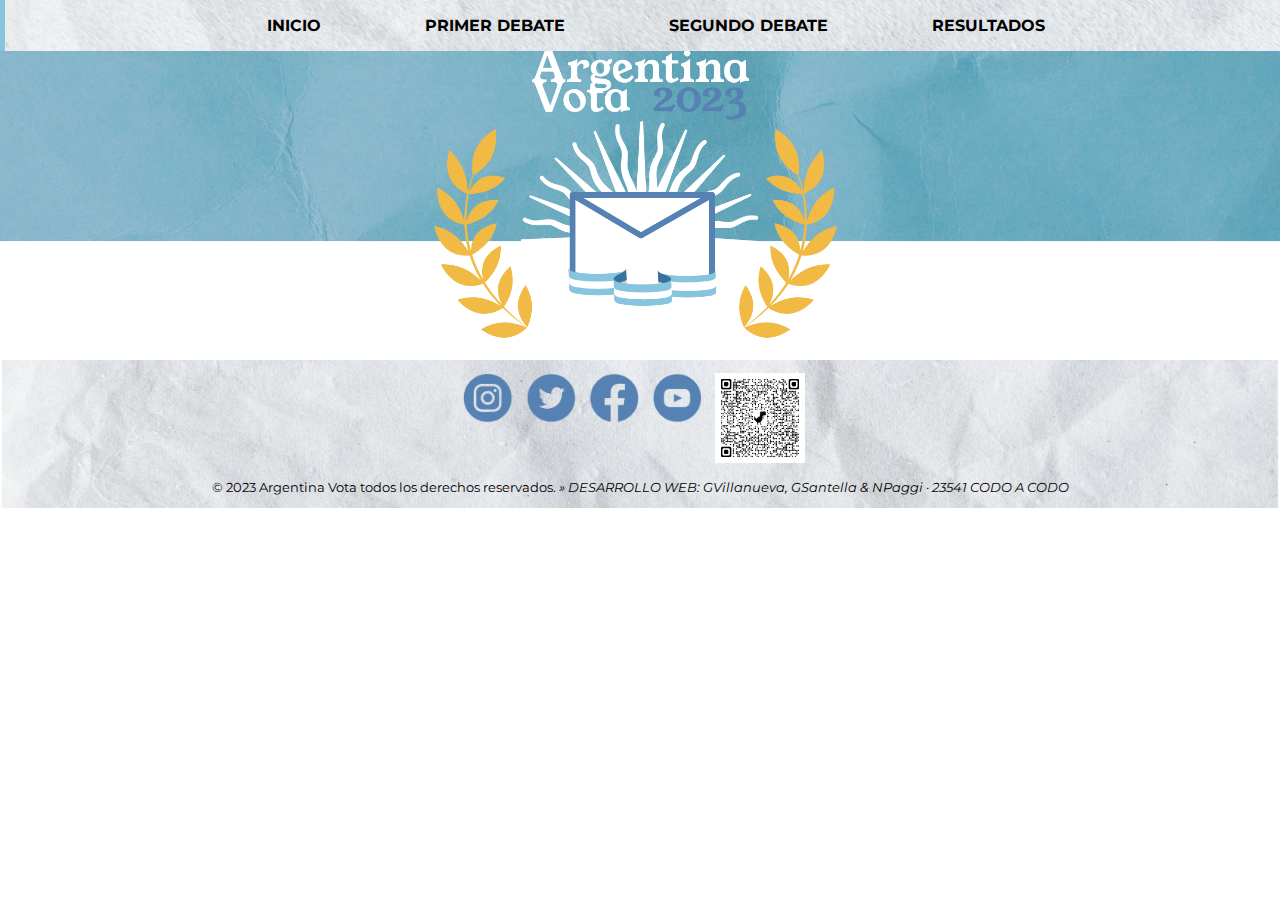
<file: COMENTARIOS.html>
<!DOCTYPE html>
<html lang="es">

<head>
    <meta charset="UTF-8">
    <meta name="viewport" content="width=device-width, initial-scale=1.0">
    <link rel="stylesheet" href="Estilos.css">
    <link rel="shortcut icon" href="Favicom/BANDERA-ARG-con-blanco_Mesa-de-trabajo-1.ico" type="image/x-icon">
    <link rel="preconnect" href="https://fonts.google.com/specimen/Montserrat">
    <link href='https://unpkg.com/boxicons@2.1.4/css/boxicons.min.css' rel='stylesheet'>
    <title>Argentina Vota</title>
</head>

<body>

    <header>
        <button class="abrir-menu" id="abrir"><i class='bx bx-menu'></i></button>
        <nav class="nav" id="nav">
            <button class="cerrar-menu" id="cerrar"><i class='bx bx-x-circle'></i></button>
            <ul class="nav-list">
                <li></li><a id="LinkMenu" href="index.html"> <B>INICIO</B></a></li>
                <li></li><a id="LinkMenu" href="DEBATE.html"> <B>PRIMER DEBATE</B></a></li>
                <li></li><a id="LinkMenu" href="DEBATE 2.html"> <B>SEGUNDO DEBATE</B></a></li>
                <li></li><a id="LinkMenu" href="RESULTADOS.html"> <B>RESULTADOS</B></a></li>
            </ul>
        </nav>
    </header>
    <img id="Imagen-header" src="Imagenes/ARRIBA ARG VOTA.png" alt="Isologo Argentina Vota" width="100%">
        
    <main>
       <section>
            <div class="CONTENEDOR">
            
            <!-- ACA INSERTAR EL CONTENIDO DE LA PAGE.-->

            </div>
        </section>
    </main>


    <footer>
        <div class="CONTENEDOR">
            <div class="contenedor-ff">

                <div class="Redes-Sociales-FF">
                    <ul>
                        <li><a href="https://www.instagram.com/infoDINE"> <img
                                    src="Imagenes\INSTAGRAM_Mesa de trabajo 1.png" alt="Icono instagam" width="50"></a>
                        </li>
                        <li><a href="https://twitter.com/infoDINE"> <img src="Imagenes\TWITTER_Mesa de trabajo 1.png"
                                    alt="Icono twitter" width="50"></a>
                        </li>
                        <li><a href="https://www.facebook.com/InfoDINE"> <img
                                    src="Imagenes\FACEBOOK_Mesa de trabajo 1.png" alt="Icono facebook" width="50"></a>
                        </li>
                        <li><a href="https://www.youtube.com/InfoDINETV"> <img
                                    src="Imagenes\YOUTUBE_Mesa de trabajo 1.png" alt="Icono youtube" width="50"></a>
                        </li>
                    </ul>

                    <ul>
                        <li><img src="Imagenes/qrcode_arg Lo que hay que saber sobre las elecciones.png"
                                alt="QR preguntas frecuentes" width="90"></li>
                    </ul>

                </div>
                <div class="Derechos-reservados">
                <p> © 2023 Argentina Vota todos los derechos reservados. <i>» DESARROLLO WEB: GVillanueva, GSantella & NPaggi · 23541 CODO A CODO</i></p>
                </div>
                </div>
        </div>
    </footer>
        <script src="main.js"></script>
    </body>
    
    </html>
</file>
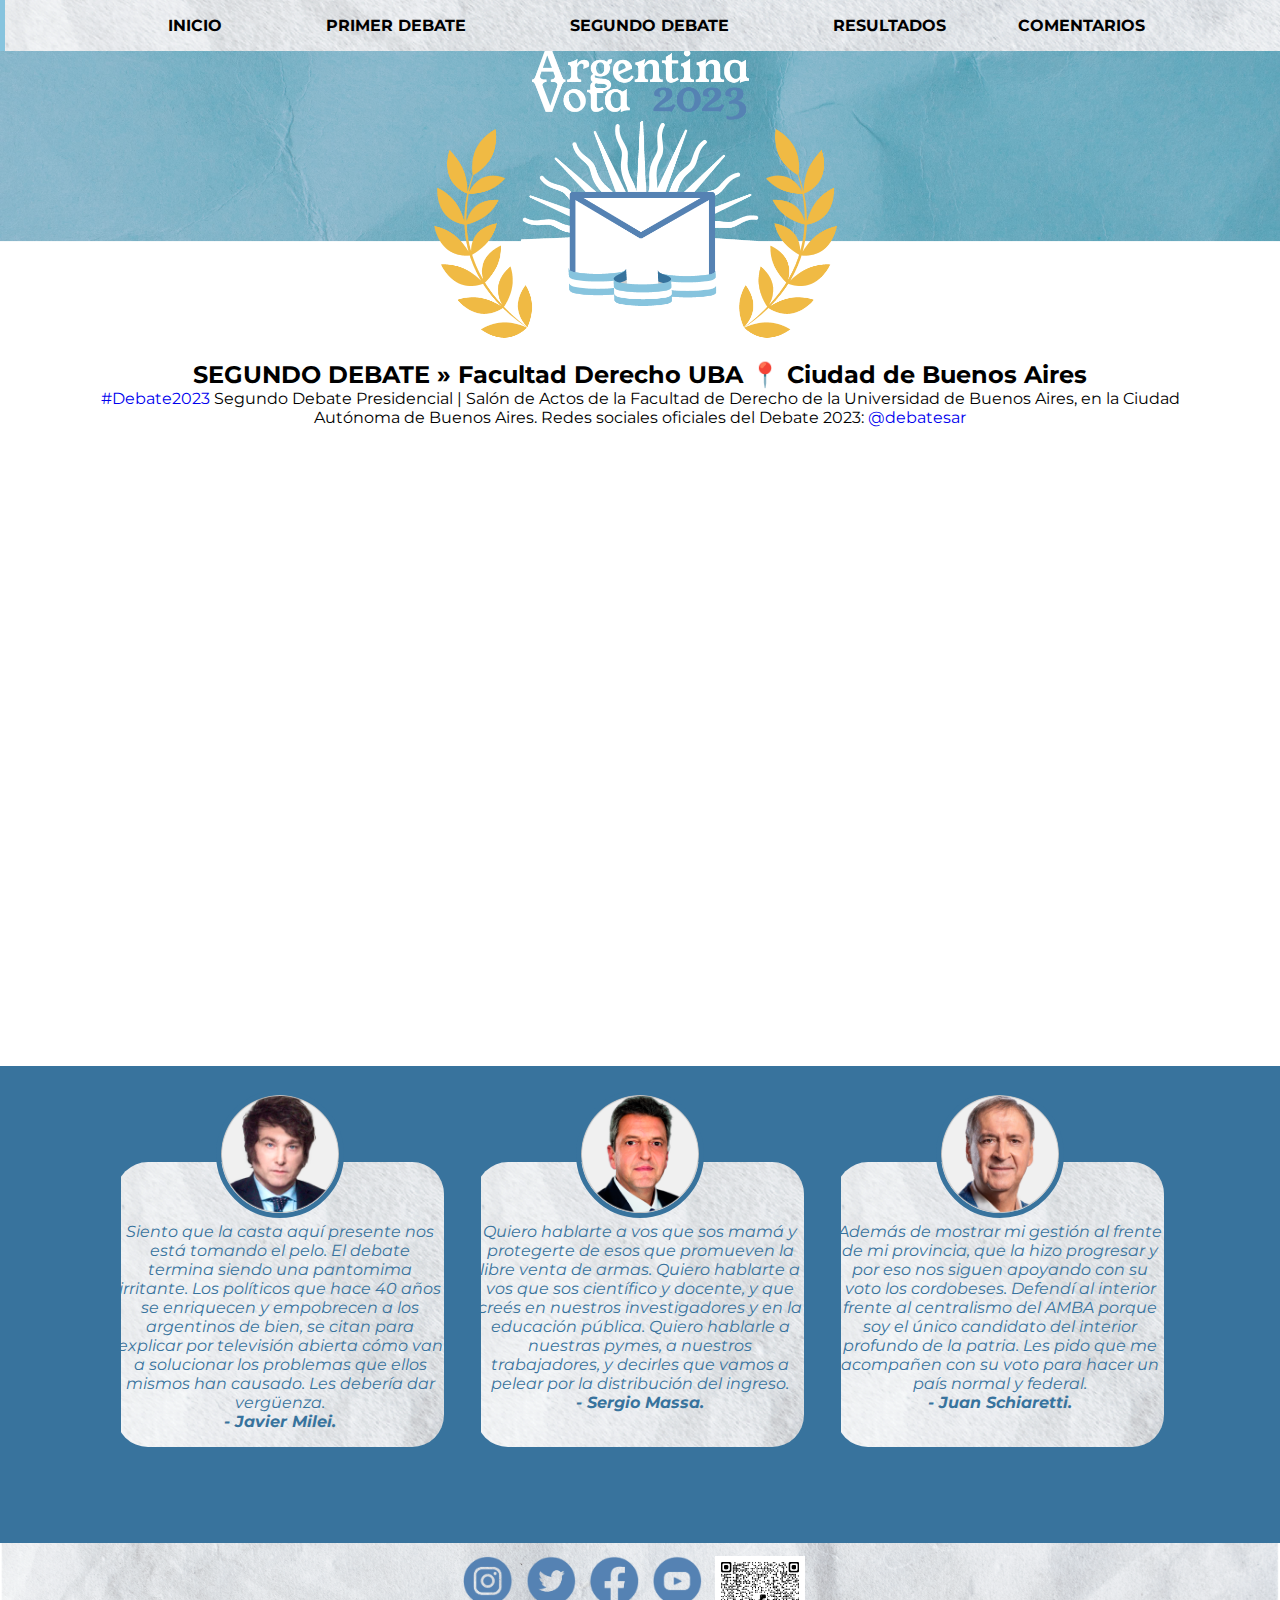
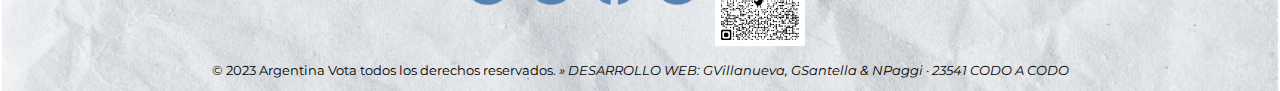
<file: DEBATE 2.html>
<!DOCTYPE html>
<html lang="es">

<head>
    <meta charset="UTF-8">
    <meta name="viewport" content="width=device-width, initial-scale=1.0">
    <link rel="stylesheet" href="Estilos.css">
    <link rel="shortcut icon" href="Favicom/BANDERA-ARG-con-blanco_Mesa-de-trabajo-1.ico" type="image/x-icon">
    <link rel="preconnect" href="https://fonts.google.com/specimen/Montserrat">
    <link href='https://unpkg.com/boxicons@2.1.4/css/boxicons.min.css' rel='stylesheet'>
    <title>Argentina Vota</title>
</head>

<body>

    <header>
        <button class="abrir-menu" id="abrir"><i class='bx bx-menu'></i></button>
        <nav class="nav" id="nav">
            <button class="cerrar-menu" id="cerrar"><i class='bx bx-x-circle'></i></button>
            <ul class="nav-list">
                <li></li><a id="LinkMenu" href="index.html"> <B>INICIO</B></a></li>
                <li></li><a id="LinkMenu" href="DEBATE.html"> <B>PRIMER DEBATE</B></a></li>
                <li></li><a id="LinkMenu" href="DEBATE 2.html"> <B>SEGUNDO DEBATE</B></a></li>
                <li></li><a id="LinkMenu" href="RESULTADOS.html"> <B>RESULTADOS</B></a></li>
                <li><a id="LinkMenu" href="usuario.html"> <B>COMENTARIOS</B></a></li>
            </ul>
        </nav>
    </header>
    <img id="Imagen-header" src="Imagenes/ARRIBA ARG VOTA.png" alt="Isologo Argentina Vota" width="100%">

       <main>
            <div class="CONTENEDOR">
                
                <h2 class="Titulo-DB">SEGUNDO DEBATE » Facultad Derecho UBA 📍 Ciudad de Buenos Aires</h2>
                <p><a class="hashtagDB23" href="https://www.youtube.com/hashtag/debate2023/">#Debate2023</a> Segundo Debate Presidencial | Salón de Actos de la Facultad de Derecho de la Universidad de Buenos Aires, en la Ciudad Autónoma de Buenos Aires.
                Redes sociales oficiales del Debate 2023: <a href="https://twitter.com/DebatesAr">@debatesar</a></p>

                <div class="DEB-ATE">
                    <iframe width="1080" height="607.5" src="https://www.youtube.com/embed/uRLIKaajphk?si=ep75z2uREQlBmtXG" title="YouTube video player" frameborder="0" allow="accelerometer; autoplay; clipboard-write; encrypted-media; gyroscope; picture-in-picture; web-share" allowfullscreen></iframe>
                </div>
            </div>
        </main>
        </header>

        <aside id="Citas">
            <div class="CONTENEDOR">
                <ul>
                    <li><img src="Imagenes/Quotes MILEI.png" alt="Javier Milei foto circulo" width="240"> 
                    <blockquote> <I> Siento que la casta aquí presente nos está tomando el pelo. El debate termina siendo una pantomima irritante. Los políticos que hace 40 años se enriquecen y empobrecen a los argentinos de bien, se citan para explicar por televisión abierta cómo van a solucionar los problemas que ellos mismos han causado. Les debería dar vergüenza.</blockquote>
                    <cite> <b>- Javier Milei.</b></I></cite>
                    </li>

                    <li><img src="Imagenes/Quotes MASSA.png" alt="Sergio Massa foto circulo" width="240"> 
                    <blockquote> <I>Quiero hablarte a vos que sos mamá y protegerte de esos que promueven la libre venta de armas. Quiero hablarte a vos que sos científico y docente, y que creés en nuestros investigadores y en la educación pública. Quiero hablarle a nuestras pymes, a nuestros trabajadores, y decirles que vamos a pelear por la distribución del ingreso.</blockquote>
                    <cite> <b>- Sergio Massa. </b></I></cite>
                    </li>
                    
                    <li><img src="Imagenes/Quotes SCHIARETTI.png" alt="Juan Schiaretti foto circulo" width="240"> 
                    <blockquote> <I> Además de mostrar mi gestión al frente de mi provincia, que la hizo progresar y por eso nos siguen apoyando con su voto los cordobeses. Defendí al interior frente al centralismo del AMBA porque soy el único candidato del interior profundo de la patria. Les pido que me acompañen con su voto para hacer un país normal y federal.</blockquote>
                    <cite> <b>- Juan Schiaretti. </b></I></cite>
                    </li>
                </ul>
            </div>
        </aside>

    <footer>
        <div class="CONTENEDOR">
            <div class="contenedor-ff">

                <div class="Redes-Sociales-FF">
                    <ul>
                        <li><a href="https://www.instagram.com/infoDINE"> <img
                                    src="Imagenes\INSTAGRAM_Mesa de trabajo 1.png" alt="Icono instagam" width="50"></a>
                        </li>
                        <li><a href="https://twitter.com/infoDINE"> <img src="Imagenes\TWITTER_Mesa de trabajo 1.png"
                                    alt="Icono twitter" width="50"></a>
                        </li>
                        <li><a href="https://www.facebook.com/InfoDINE"> <img
                                    src="Imagenes\FACEBOOK_Mesa de trabajo 1.png" alt="Icono facebook" width="50"></a>
                        </li>
                        <li><a href="https://www.youtube.com/InfoDINETV"> <img
                                    src="Imagenes\YOUTUBE_Mesa de trabajo 1.png" alt="Icono youtube" width="50"></a>
                        </li>
                    </ul>

                    <ul>
                        <li><img src="Imagenes/qrcode_arg Lo que hay que saber sobre las elecciones.png"
                                alt="QR preguntas frecuentes" width="90"></li>
                    </ul>

                </div>
                <div class="Derechos-reservados">
                <p> © 2023 Argentina Vota todos los derechos reservados. <i>» DESARROLLO WEB: GVillanueva, GSantella & NPaggi · 23541 CODO A CODO</i></p>
                </div>
                </div>
        </div>
    </footer>
    <script src="main.js"></script>
</body>

</html>
</file>
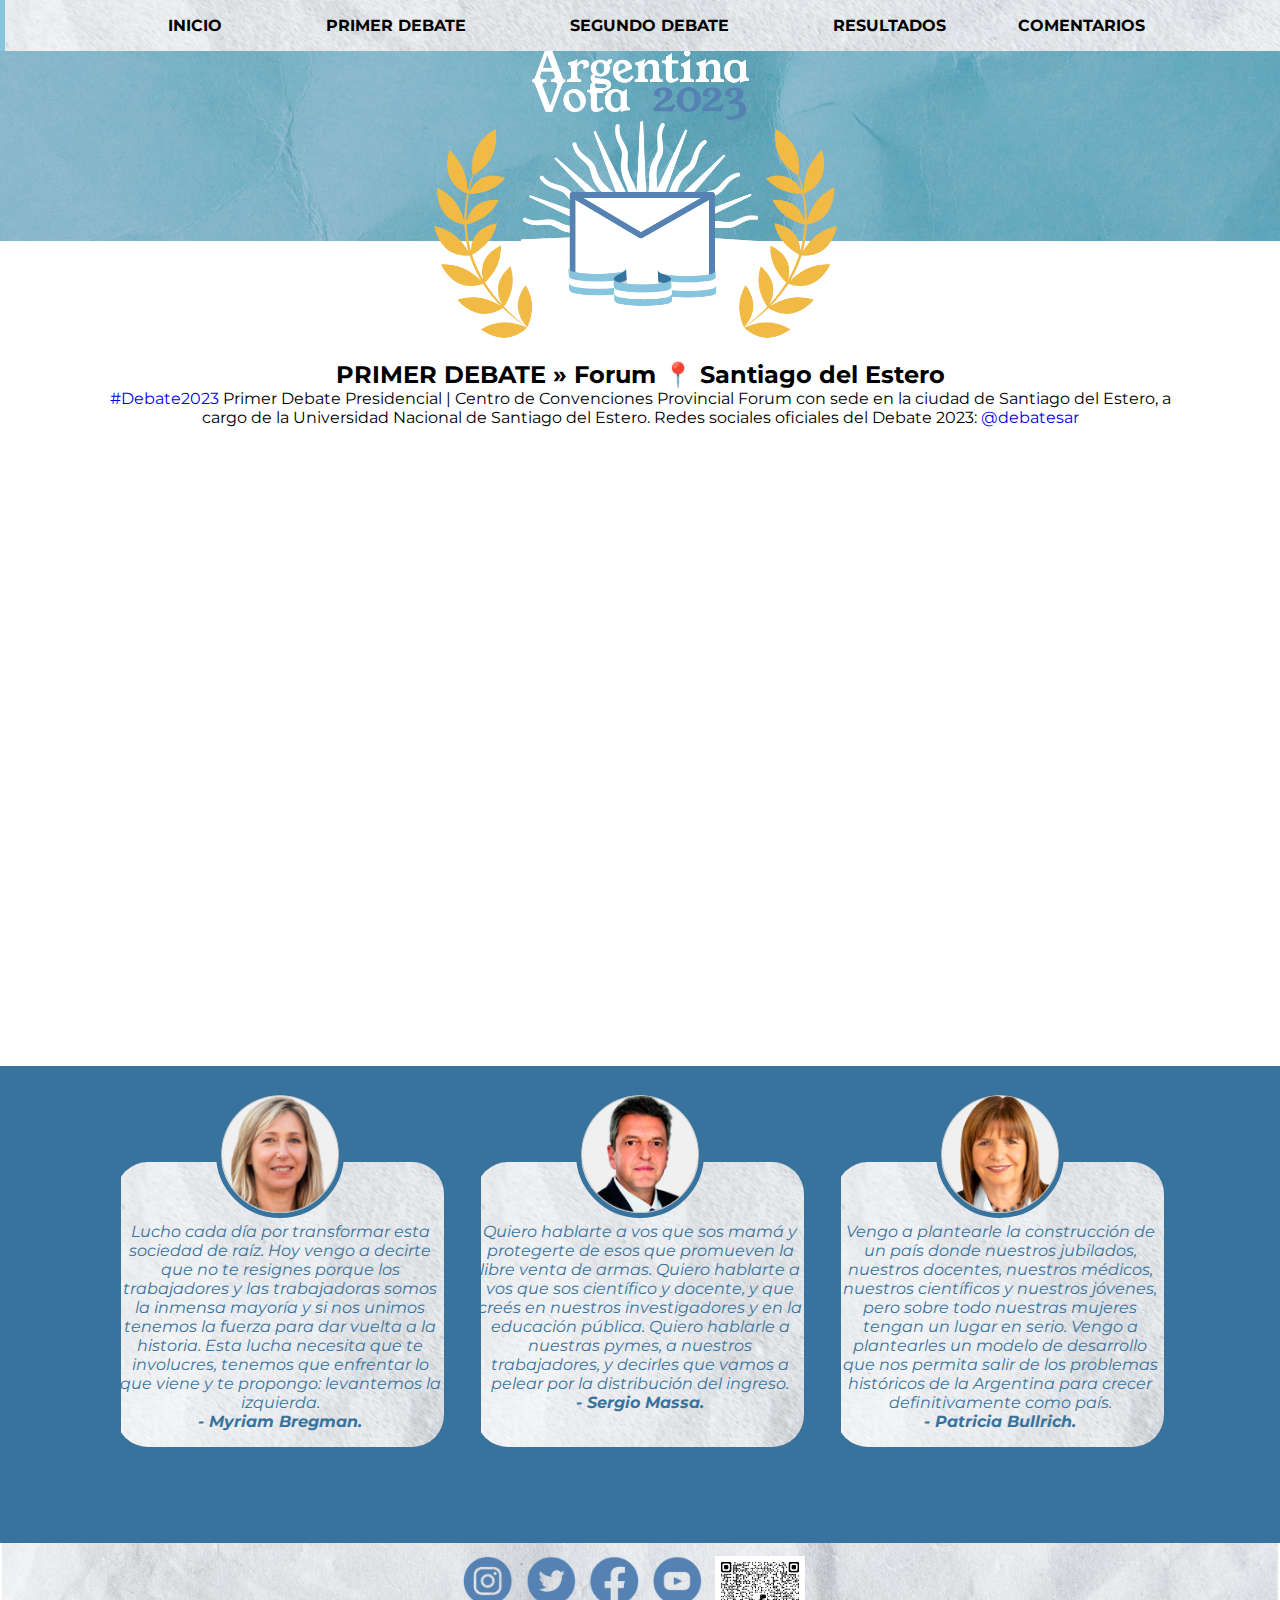
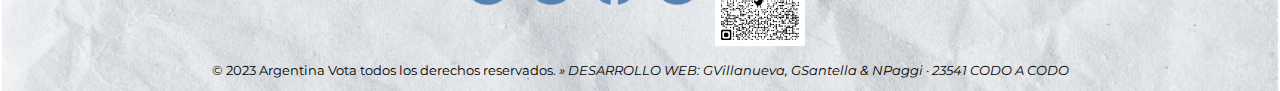
<file: DEBATE.html>
<!DOCTYPE html>
<html lang="es">

<head>
    <meta charset="UTF-8">
    <meta name="viewport" content="width=device-width, initial-scale=1.0">
    <link rel="stylesheet" href="Estilos.css">
    <link rel="shortcut icon" href="Favicom/BANDERA-ARG-con-blanco_Mesa-de-trabajo-1.ico" type="image/x-icon">
    <link rel="preconnect" href="https://fonts.google.com/specimen/Montserrat">
    <link href='https://unpkg.com/boxicons@2.1.4/css/boxicons.min.css' rel='stylesheet'>
    <title>Argentina Vota</title>
</head>

<body>

    <header>
        <button class="abrir-menu" id="abrir"><i class='bx bx-menu'></i></button>
        <nav class="nav" id="nav">
            <button class="cerrar-menu" id="cerrar"><i class='bx bx-x-circle'></i></button>
            <ul class="nav-list">
                <li></li><a id="LinkMenu" href="index.html"> <B>INICIO</B></a></li>
                <li></li><a id="LinkMenu" href="DEBATE.html"> <B>PRIMER DEBATE</B></a></li>
                <li></li><a id="LinkMenu" href="DEBATE 2.html"> <B>SEGUNDO DEBATE</B></a></li>
                <li></li><a id="LinkMenu" href="RESULTADOS.html"> <B>RESULTADOS</B></a></li>
                <li><a id="LinkMenu" href="usuario.html"> <B>COMENTARIOS</B></a></li>
            </ul>
        </nav>
    </header>
    <img id="Imagen-header" src="Imagenes/ARRIBA ARG VOTA.png" alt="Isologo Argentina Vota" width="100%">
    
    <main>
        <div class="CONTENEDOR">
            <h2 class="Titulo-DB">PRIMER DEBATE » Forum 📍 Santiago del Estero</h2>
                <p><a class="hashtagDB23" href="https://www.youtube.com/hashtag/debate2023/">#Debate2023</a> Primer Debate Presidencial | Centro de Convenciones Provincial Forum con sede en la ciudad de Santiago del Estero, a cargo de la Universidad Nacional de Santiago del Estero.
                Redes sociales oficiales del Debate 2023: <a href="https://www.instagram.com/debatesar/">@debatesar</a></p>
            
            <div class="DEB-ATE">
                <br>
                <iframe width="1080" height="607.5" src="https://www.youtube.com/embed/jRk4ufP476o?si=6Yu_xKTVEG-A67x2"
                    title="YouTube video player" frameborder="0"
                    allow="accelerometer; autoplay; clipboard-write; encrypted-media; gyroscope; picture-in-picture; web-share"
                    allowfullscreen></iframe>
            </div>
        </main>     
    </header>

        <aside id="Citas">
            <div class="CONTENEDOR">
                <ul>
                    <li><img src="Imagenes/Quotes BREGMAN.png" alt="Myriam Bregman foto circulo" width="240"> 
                    <blockquote> <I>Lucho cada día por transformar esta sociedad de raíz. Hoy vengo a decirte que no te resignes porque los trabajadores y las trabajadoras somos la inmensa mayoría y si nos unimos tenemos la fuerza para dar vuelta a la historia. Esta lucha necesita que te involucres, tenemos que enfrentar lo que viene y te propongo: levantemos la izquierda.</blockquote>
                    <cite> <b>- Myriam Bregman. </b></I></cite>
                    </li>

                    <li><img src="Imagenes/Quotes MASSA.png" alt="Sergio Massa foto circulo" width="240"> 
                    <blockquote> <I>Quiero hablarte a vos que sos mamá y protegerte de esos que promueven la libre venta de armas. Quiero hablarte a vos que sos científico y docente, y que creés en nuestros investigadores y en la educación pública. Quiero hablarle a nuestras pymes, a nuestros trabajadores, y decirles que vamos a pelear por la distribución del ingreso.</blockquote>
                    <cite> <b>- Sergio Massa. </b></I></cite>
                    </li>

                    <li><img src="Imagenes\Quotes BULLRICH.png" alt="Patricia Bullrich foto circulo" width="240"> 
                    <blockquote> <I>Vengo a plantearle la construcción de un país donde nuestros jubilados, nuestros docentes, nuestros médicos, nuestros científicos y nuestros jóvenes, pero sobre todo nuestras mujeres tengan un lugar en serio. Vengo a plantearles un modelo de desarrollo que nos permita salir de los problemas históricos de la Argentina para crecer definitivamente como país.</blockquote>
                    <cite> <b> - Patricia Bullrich. </b></I></cite>
                    </li>
                </ul>

            </div>
        </aside>

    <footer>
        <div class="CONTENEDOR">
            <div class="contenedor-ff">

                <div class="Redes-Sociales-FF">
                    <ul>
                        <li><a href="https://www.instagram.com/infoDINE"> <img
                                    src="Imagenes\INSTAGRAM_Mesa de trabajo 1.png" alt="Icono instagam" width="50"></a>
                        </li>
                        <li><a href="https://twitter.com/infoDINE"> <img src="Imagenes\TWITTER_Mesa de trabajo 1.png"
                                    alt="Icono twitter" width="50"></a>
                        </li>
                        <li><a href="https://www.facebook.com/InfoDINE"> <img
                                    src="Imagenes\FACEBOOK_Mesa de trabajo 1.png" alt="Icono facebook" width="50"></a>
                        </li>
                        <li><a href="https://www.youtube.com/InfoDINETV"> <img
                                    src="Imagenes\YOUTUBE_Mesa de trabajo 1.png" alt="Icono youtube" width="50"></a>
                        </li>
                    </ul>

                    <ul>
                        <li><img src="Imagenes/qrcode_arg Lo que hay que saber sobre las elecciones.png"
                                alt="QR preguntas frecuentes" width="90"></li>
                    </ul>

                </div>
                <div class="Derechos-reservados">
                <p> © 2023 Argentina Vota todos los derechos reservados. <i>» DESARROLLO WEB: GVillanueva, GSantella & NPaggi · 23541 CODO A CODO</i></p>
                </div>
                </div>
        </div>
    </footer>
    <script src="main.js"></script>
</body>

</html>
</file>
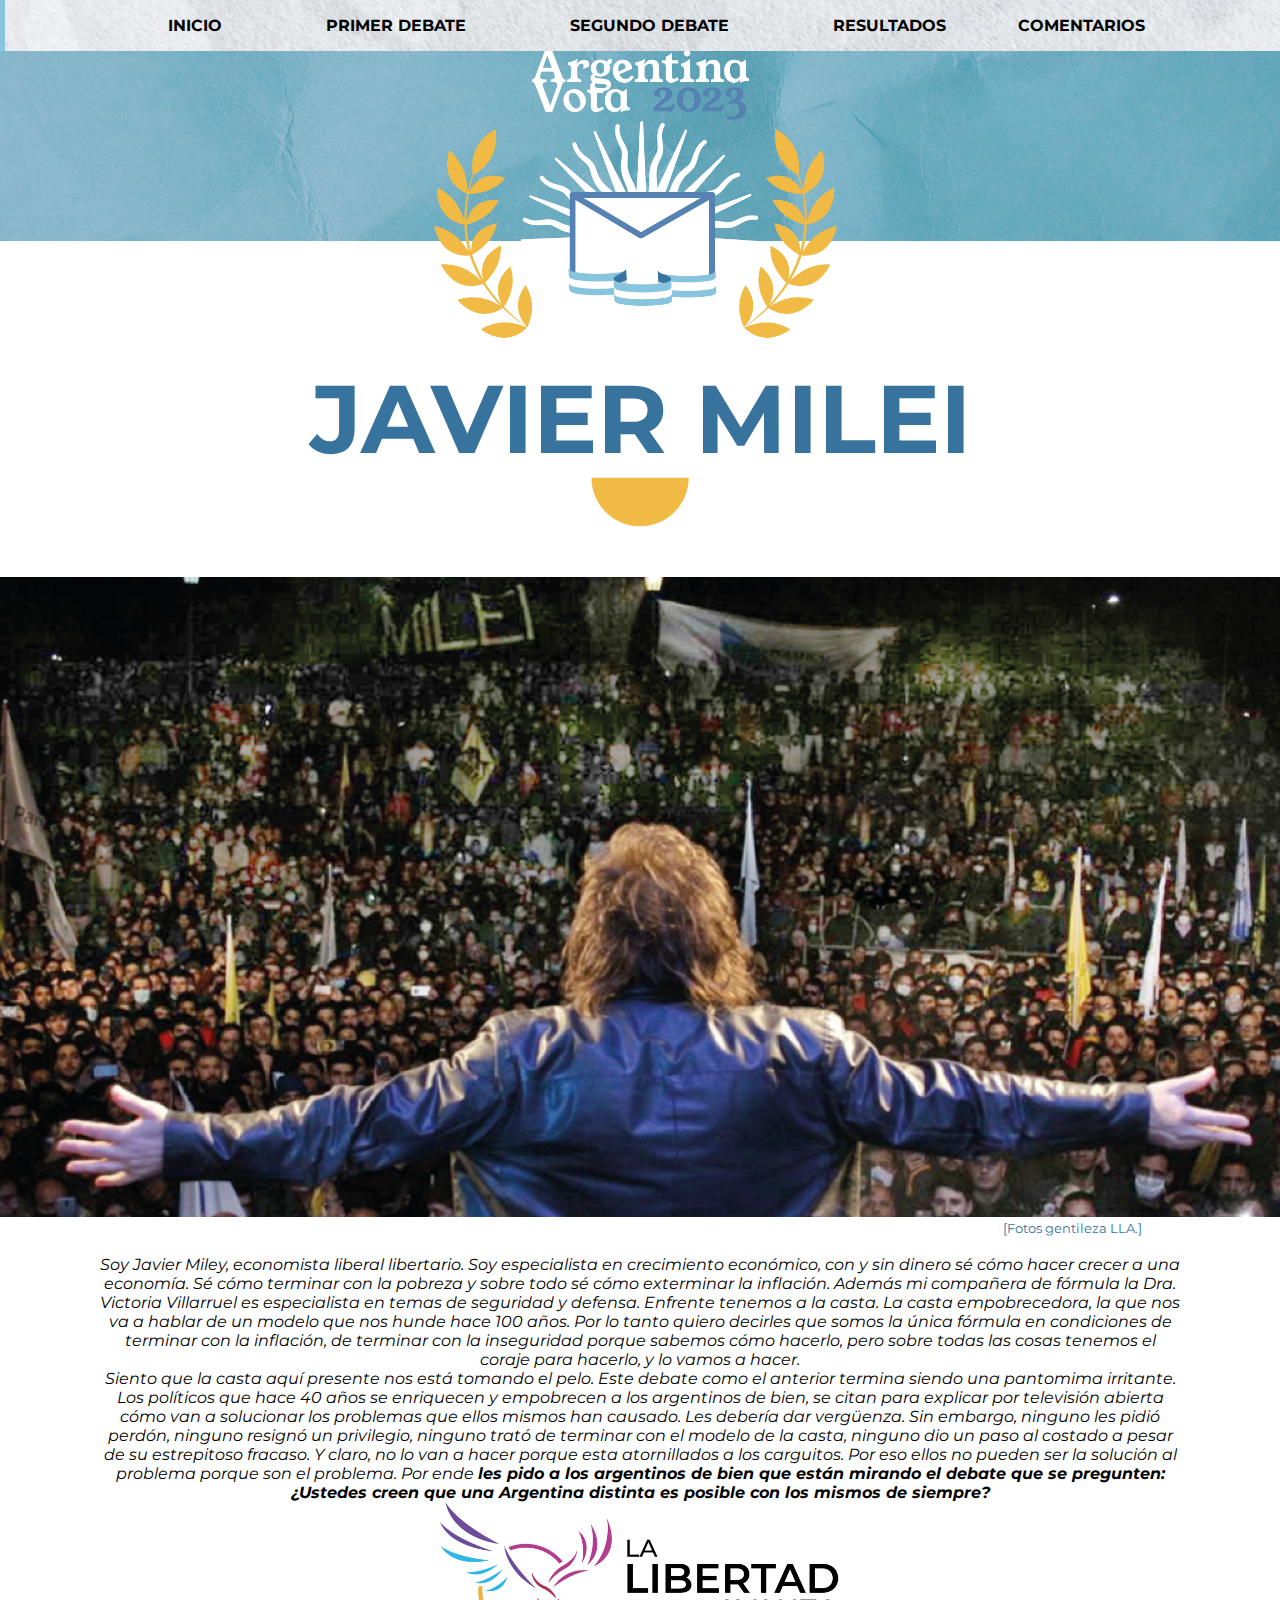
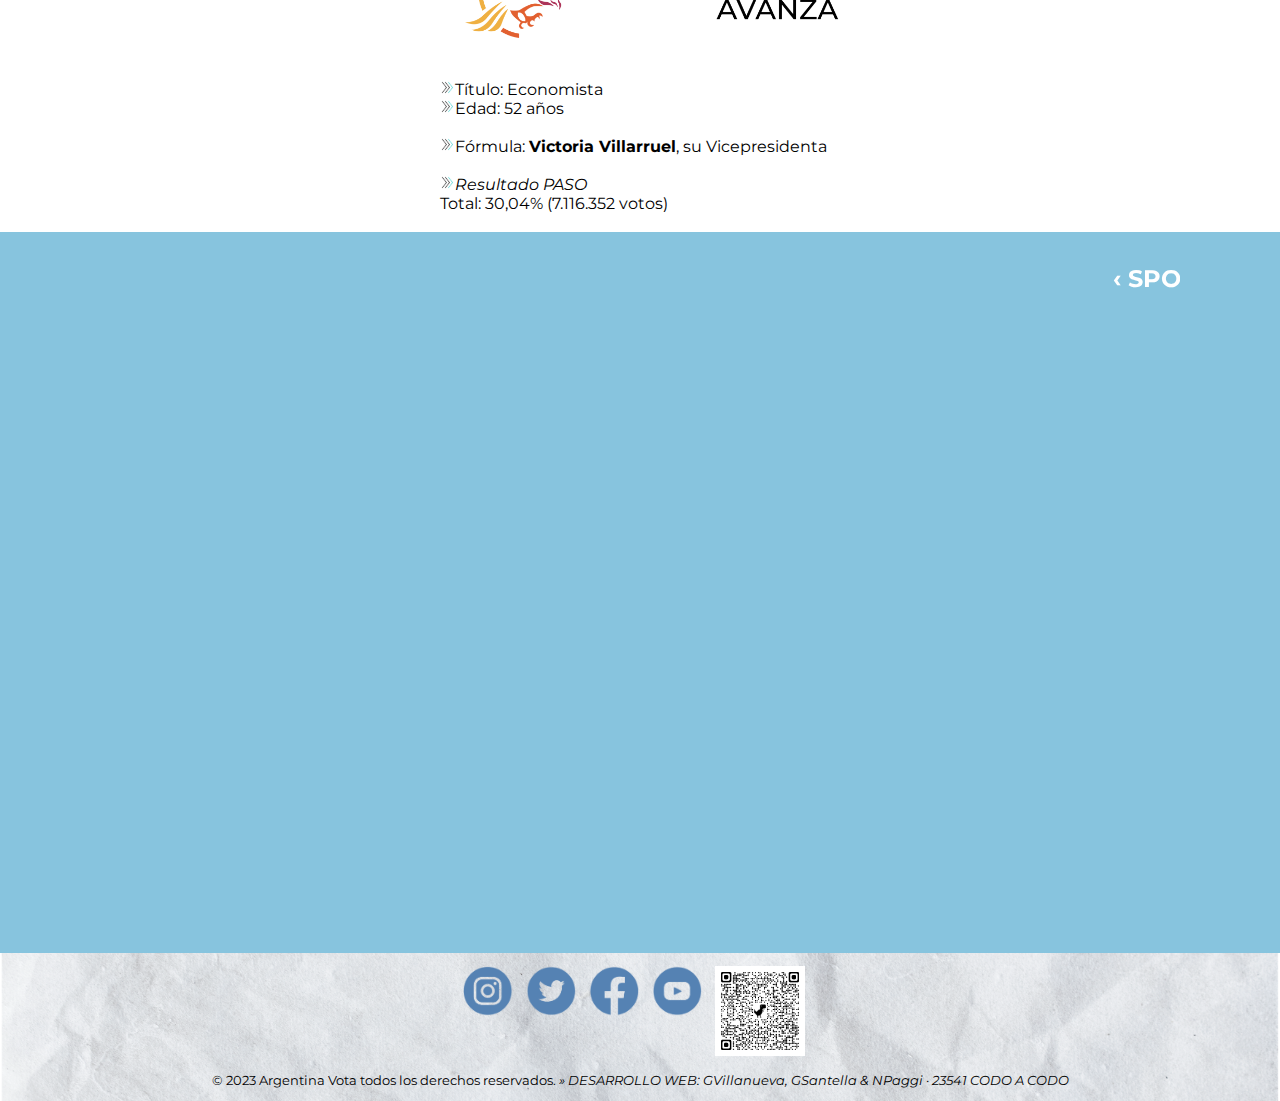
<file: Javier Milei.html>
<!DOCTYPE html>
<html lang="es">

<head>
    <meta charset="UTF-8">
    <meta name="viewport" content="width=device-width, initial-scale=1.0">
    <link rel="stylesheet" href="Estilos.css">
    <link rel="shortcut icon" href="Favicom/BANDERA-ARG-con-blanco_Mesa-de-trabajo-1.ico" type="image/x-icon">
    <link rel="preconnect" href="https://fonts.google.com/specimen/Montserrat">
    <link href='https://unpkg.com/boxicons@2.1.4/css/boxicons.min.css' rel='stylesheet'>
    <title>Argentina Vota</title>
</head>

<body>
    <header>
        <button class="abrir-menu" id="abrir"><i class='bx bx-menu'></i></button>
        <nav class="nav" id="nav">
            <button class="cerrar-menu" id="cerrar"><i class='bx bx-x-circle'></i></button>
            <ul class="nav-list">
                <li></li><a id="LinkMenu" href="index.html"> <B>INICIO</B></a></li>
                <li></li><a id="LinkMenu" href="DEBATE.html"> <B>PRIMER DEBATE</B></a></li>
                <li></li><a id="LinkMenu" href="DEBATE 2.html"> <B>SEGUNDO DEBATE</B></a></li>
                <li></li><a id="LinkMenu" href="RESULTADOS.html"> <B>RESULTADOS</B></a></li>
                <li><a id="LinkMenu" href="usuario.html"> <B>COMENTARIOS</B></a></li>
            </ul>
        </nav>

    </header>
    <img id="Imagen-header" src="Imagenes/ARRIBA ARG VOTA.png" alt="Isologo Argentina Vota" width="100%">
  
    
    <section class="nombre-candidato">
        <div class="CONTENEDOR">
            <div class="animate__animated animate__shakeX">
                <h1 id="SM-titulo" class="SM-titulo">JAVIER MILEI</h1>
            </div>
            <div class="circulo-am">
                <img src="Imagenes/circulo-candidatos_Mesa de trabajo 1.png" width="100" height="50" alight="center"
                    alt="Circulo ilustrativo">
            </div>
        </div>
    </section>

    <section>
        <div id="slider-frame" class="slider-frame">
            <ul>
                <li><img src="Imagenes/Slider Milei (1)_Mesa de trabajo 1.png" alt="Milei carrousel 1"> </li>
                <li><img src="Imagenes/Slider Milei (2)_Mesa de trabajo 1.png" alt="Milei carrousel 2"> </li>
                <li><img src="Imagenes/Slider Milei (3)_Mesa de trabajo 1.png" alt="Milei carrousel 3"> </li>
                <li><img src="Imagenes/Slider Milei (4)_Mesa de trabajo 1.png" alt="Milei carrousel 4"> </li>
            </ul>
        </div>

        <div class="CONTENEDOR">
           <figcaption class="pie-foto"> [Fotos gentileza LLA.] </figcaption>
        </div>
        
    </section>

        <main>
            <div class="CONTENEDOR">
                <div class="CONT-PRES">
                    <div>
                        <section class="Presentacion">
                            <br>
                            <p><i>	Soy Javier Miley, economista liberal libertario. Soy especialista en crecimiento económico, con y sin dinero sé cómo hacer crecer a una economía. Sé cómo terminar con la pobreza y sobre todo sé cómo exterminar la inflación. Además mi compañera de fórmula la Dra. Victoria Villarruel es especialista en temas de seguridad y defensa. Enfrente tenemos a la casta. La casta empobrecedora, la que nos va a hablar de un modelo que nos hunde hace 100 años. Por lo tanto quiero decirles que somos la única fórmula en condiciones de terminar con la inflación, de terminar con la inseguridad porque sabemos cómo hacerlo, pero sobre todas las cosas tenemos el coraje para hacerlo, y lo vamos a hacer.</i>
                            </p>
                            <p><i>	Siento que la casta aquí presente nos está tomando el pelo. Este debate como el anterior termina siendo una pantomima irritante. Los políticos que hace 40 años se enriquecen y empobrecen a los argentinos de bien, se citan para explicar por televisión abierta cómo van a solucionar los problemas que ellos mismos han causado. Les debería dar vergüenza. Sin embargo, ninguno les pidió perdón, ninguno resignó un privilegio, ninguno trató de terminar con el modelo de la casta, ninguno dio un paso al costado a pesar de su estrepitoso fracaso. Y claro, no lo van a hacer porque esta atornillados a los carguitos. Por eso ellos no pueden ser la solución al problema porque son el problema. Por ende <b>les pido a los argentinos de bien que están mirando el debate que se pregunten: ¿Ustedes creen que una Argentina distinta es posible con los mismos de siempre?
                            </i></b>
                            </p>
                        </section>
                    </div>

                    <section class="datos-candidato">
                        <ul>
                        <li><img class="PARTIDO" src="Imagenes/La_libertad_avanza_logo.png" width="400" height="auto" alt="Logo La libertad avanza"></li>
                        </ul>
                        <br>
                        <div class="DC-LISTA">
                         <ul>
                         <br>
                            <li><img id="ITEM-GF" src="Imagenes/avance-rapido.gif" alt="ITEM-GF">Título: Economista</li>
                            <li><img id="ITEM-GF" src="Imagenes/avance-rapido.gif" alt="ITEM-GF">Edad: 52 años</li>
                            <br>
                            <li><img id="ITEM-GF" src="Imagenes/avance-rapido.gif" alt="ITEM-GF">Fórmula: <b>Victoria Villarruel</b>, su Vicepresidenta</li>
                            <br>
                            <li><img id="ITEM-GF" src="Imagenes/avance-rapido.gif" alt="ITEM-GF"><i>Resultado PASO</i></li>
                            <li>Total: 30,04% (7.116.352 votos)</li>
                         </ul>
                    </section>
                </div>
            </div>
        </main>

        <br>

    <aside class="SPOT">
        <div class="CONTENEDOR">
            <marquee behavior="" direction=""><h2> ‹ SPOT CAMPAÑA › </h2></marquee>
            <div class="DEB-ATE">
                <iframe width="1080" height="607.5" src="https://www.youtube.com/embed/cSkFjqHZ0u8?si=iGhxkPPZK6b3XsIa"
                title="YouTube video player" frameborder="0"
                allow="accelerometer; autoplay; clipboard-write; encrypted-media; gyroscope; picture-in-picture; web-share"
                allowfullscreen></iframe>
            </div>
        </div>
    </aside>


    <footer>
        <div class="CONTENEDOR">
            <div class="contenedor-ff">

                <div class="Redes-Sociales-FF">
                    <ul>
                        <li><a href="https://www.instagram.com/infoDINE"> <img
                                    src="Imagenes\INSTAGRAM_Mesa de trabajo 1.png" alt="Icono instagam" width="50"></a>
                        </li>
                        <li><a href="https://twitter.com/infoDINE"> <img src="Imagenes\TWITTER_Mesa de trabajo 1.png"
                                    alt="Icono twitter" width="50"></a>
                        </li>
                        <li><a href="https://www.facebook.com/InfoDINE"> <img
                                    src="Imagenes\FACEBOOK_Mesa de trabajo 1.png" alt="Icono facebook" width="50"></a>
                        </li>
                        <li><a href="https://www.youtube.com/InfoDINETV"> <img
                                    src="Imagenes\YOUTUBE_Mesa de trabajo 1.png" alt="Icono youtube" width="50"></a>
                        </li>
                    </ul>

                    <ul>
                        <li><img src="Imagenes/qrcode_arg Lo que hay que saber sobre las elecciones.png"
                                alt="QR preguntas frecuentes" width="90"></li>
                    </ul>

                </div>
                <div class="Derechos-reservados">
                <p> © 2023 Argentina Vota todos los derechos reservados. <i>» DESARROLLO WEB: GVillanueva, GSantella & NPaggi · 23541 CODO A CODO</i></p>
                </div>
                </div>
        </div>
    </footer>
    <script src="main.js"></script>
</body>

</html>
</file>
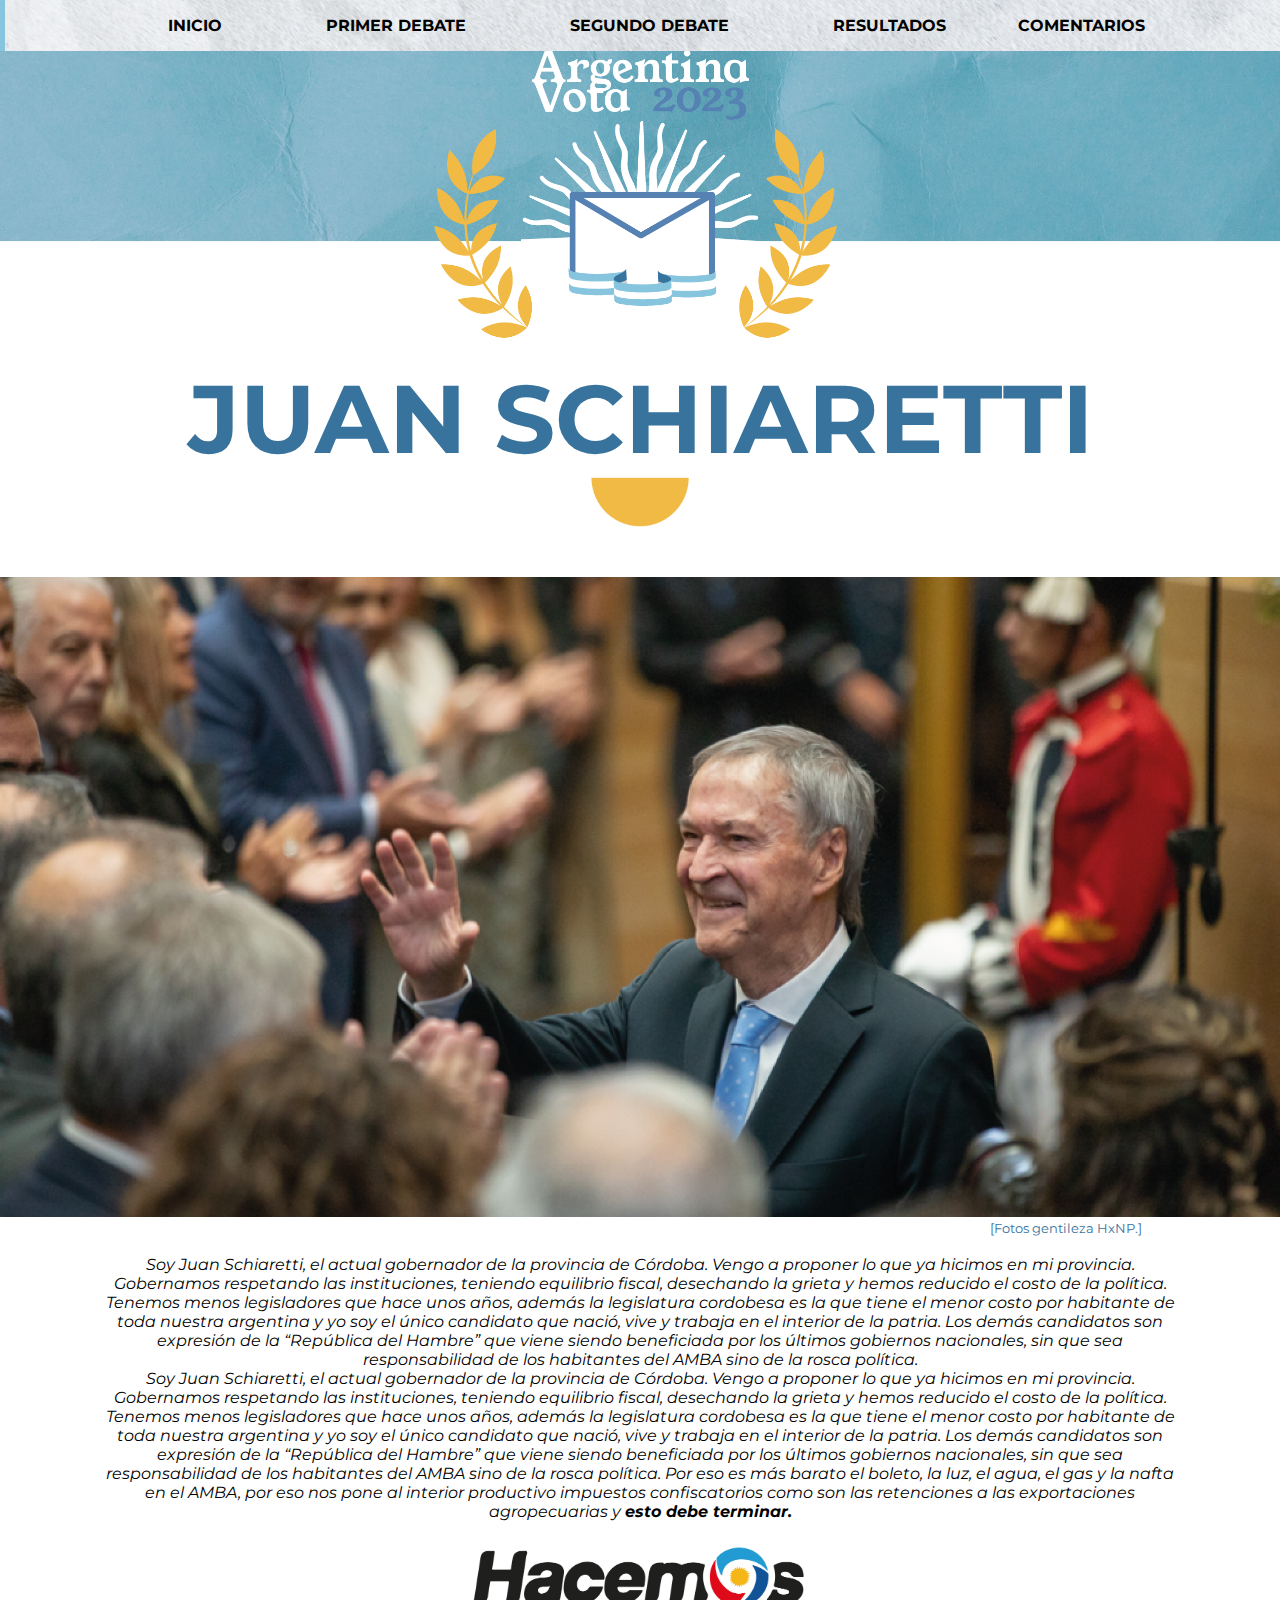
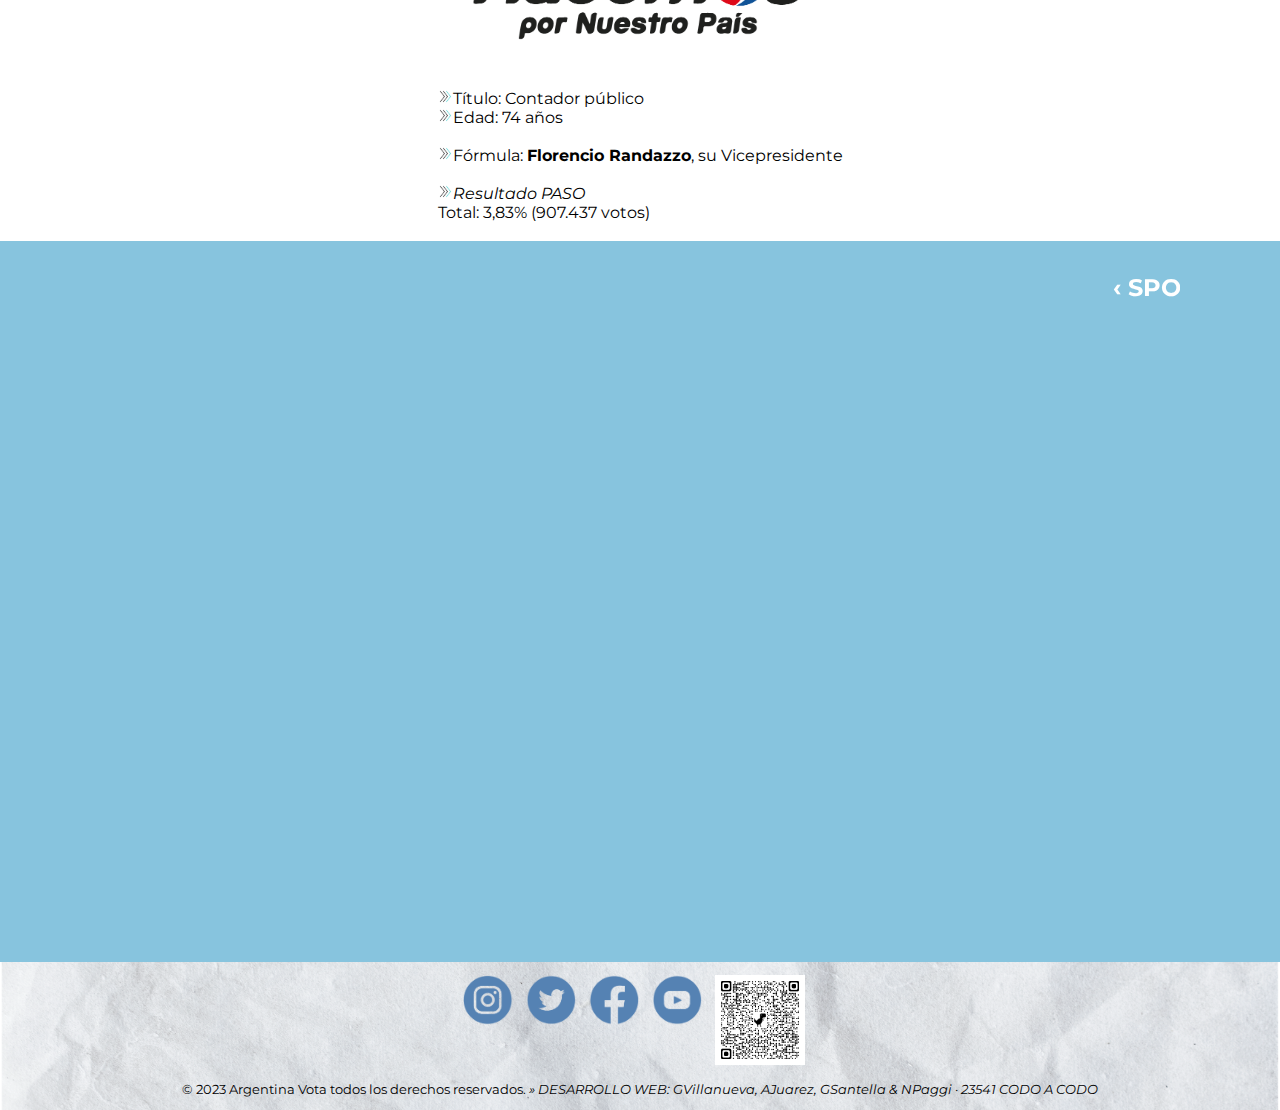
<file: Juan Schiaretti.html>
<!DOCTYPE html>
<html lang="es">

<head>
    <meta charset="UTF-8">
    <meta name="viewport" content="width=device-width, initial-scale=1.0">
    <link rel="stylesheet" href="Estilos.css">
    <link rel="shortcut icon" href="Favicom/BANDERA-ARG-con-blanco_Mesa-de-trabajo-1.ico" type="image/x-icon">
    <link rel="preconnect" href="https://fonts.google.com/specimen/Montserrat">
    <link href='https://unpkg.com/boxicons@2.1.4/css/boxicons.min.css' rel='stylesheet'>
    <title>Argentina Vota</title>
</head>

<body>
    <header>
        <button class="abrir-menu" id="abrir"><i class='bx bx-menu'></i></button>
        <nav class="nav" id="nav">
            <button class="cerrar-menu" id="cerrar"><i class='bx bx-x-circle'></i></button>
            <ul class="nav-list">
                <li></li><a id="LinkMenu" href="index.html"> <B>INICIO</B></a></li>
                <li></li><a id="LinkMenu" href="DEBATE.html"> <B>PRIMER DEBATE</B></a></li>
                <li></li><a id="LinkMenu" href="DEBATE 2.html"> <B>SEGUNDO DEBATE</B></a></li>
                <li></li><a id="LinkMenu" href="RESULTADOS.html"> <B>RESULTADOS</B></a></li>
                <li><a id="LinkMenu" href="usuario.html"> <B>COMENTARIOS</B></a></li>
            </ul>
        </nav>

    </header>
    <img id="Imagen-header" src="Imagenes/ARRIBA ARG VOTA.png" alt="Isologo Argentina Vota" width="100%">
   
    <section class="nombre-candidato">
        <div class="CONTENEDOR">
            <div class="animate__animated animate__rubberBand">
                <h1 id="SM-titulo" class="SM-titulo">JUAN SCHIARETTI</h1>
            </div>
            <div class="circulo-am">
                <img src="Imagenes/circulo-candidatos_Mesa de trabajo 1.png" width="100" height="50" alight="center"
                    alt="Circulo ilustrativo">
            </div>
        </div>
    </section>

    <section>
        <div id="slider-frame" class="slider-frame">
            <ul>
                <li><img src="Imagenes/Slider Schiaretti (1)_Mesa de trabajo 1.png" alt="Schiaretti carrousel 1"> </li>
                <li><img src="Imagenes/Slider Schiaretti (2)_Mesa de trabajo 1.png" alt="Schiaretti carrousel 2"> </li>
                <li><img src="Imagenes/Slider Schiaretti (3)_Mesa de trabajo 1.png" alt="Schiaretti carrousel 3"> </li>
                <li><img src="Imagenes/Slider Schiaretti (4)_Mesa de trabajo 1.png" alt="Schiaretti carrousel 4"> </li>
            </ul>
        </div>

        <div class="CONTENEDOR">
            <figcaption class="pie-foto"> [Fotos gentileza HxNP.] </figcaption>
        </div>
    </section>

    <main>
        <div class="CONTENEDOR">
            <div class="CONT-PRES">
                <div>
                    <section class="Presentacion">
                        <br>
                        <p><i> Soy Juan Schiaretti, el actual gobernador de la provincia de Córdoba. Vengo a proponer lo
                                que ya hicimos en mi provincia. Gobernamos respetando las instituciones, teniendo
                                equilibrio fiscal, desechando la grieta y hemos reducido el costo de la política.
                                Tenemos menos legisladores que hace unos años, además la legislatura cordobesa es la que
                                tiene el menor costo por habitante de toda nuestra argentina y yo soy el único candidato
                                que nació, vive y trabaja en el interior de la patria. Los demás candidatos son
                                expresión de la “República del Hambre” que viene siendo beneficiada por los últimos
                                gobiernos nacionales, sin que sea responsabilidad de los habitantes del AMBA sino de la
                                rosca política.</i>
                        </p>

                        <p><i> Soy Juan Schiaretti, el actual gobernador de la provincia de Córdoba. Vengo a proponer lo
                                que ya hicimos en mi provincia. Gobernamos respetando las instituciones, teniendo
                                equilibrio fiscal, desechando la grieta y hemos reducido el costo de la política.
                                Tenemos menos legisladores que hace unos años, además la legislatura cordobesa es la que
                                tiene el menor costo por habitante de toda nuestra argentina y yo soy el único candidato
                                que nació, vive y trabaja en el interior de la patria. Los demás candidatos son
                                expresión de la “República del Hambre” que viene siendo beneficiada por los últimos
                                gobiernos nacionales, sin que sea responsabilidad de los habitantes del AMBA sino de la
                                rosca política. Por eso es más barato el boleto, la luz, el agua, el gas y la nafta en
                                el AMBA, por eso nos pone al interior productivo impuestos confiscatorios como son las
                                retenciones a las exportaciones agropecuarias y <b>esto debe terminar.</i></b>
                        </p>
                    </section>
                </div>
                <section class="datos-candidato">
                    <ul>
                        <li><img class="PARTIDO" src="Imagenes/Hacemos-por-nuesro-país-logo.png" width="400"
                                height="auto" alt="Logo Hacemos por nuestro pais"></li>
                    </ul>
                    <div class="DC-LISTA">
                        <ul>
                            <br>
                            <li><img id="ITEM-GF" src="Imagenes/avance-rapido.gif" alt="ITEM-GF">Título: Contador
                                público</li>
                            <li><img id="ITEM-GF" src="Imagenes/avance-rapido.gif" alt="ITEM-GF">Edad: 74 años</li>
                            <br>
                            <li><img id="ITEM-GF" src="Imagenes/avance-rapido.gif" alt="ITEM-GF">Fórmula: <b>Florencio
                                    Randazzo</b>, su Vicepresidente</li>
                            <br>
                            <li><img id="ITEM-GF" src="Imagenes/avance-rapido.gif" alt="ITEM-GF"><i>Resultado PASO</i>
                            </li>
                            <li>Total: 3,83% (907.437 votos)</li>
                        </ul>
                    </div>
                </section>
            </div>
        </div>
    </main>
    <br>

 <aside class="SPOT">
        <div class="CONTENEDOR">
            <marquee behavior="" direction=""><h2> ‹ SPOT CAMPAÑA › </h2></marquee>
            <div class="DEB-ATE">
                <iframe width="1080" height="607.5" src="https://www.youtube.com/embed/c5lyKomlfRs?si=nEwoqQiCp5qfUqrD"
                title="YouTube video player" frameborder="0"
                allow="accelerometer; autoplay; clipboard-write; encrypted-media; gyroscope; picture-in-picture; web-share"
                allowfullscreen></iframe>
            </div>
        </div>
    </aside>

    <footer>
        <div class="CONTENEDOR">
            <div class="contenedor-ff">

                <div class="Redes-Sociales-FF">
                    <ul>
                        <li><a href="https://www.instagram.com/infoDINE"> <img
                                    src="Imagenes\INSTAGRAM_Mesa de trabajo 1.png" alt="Icono instagam" width="50"></a>
                        </li>
                        <li><a href="https://twitter.com/infoDINE"> <img src="Imagenes\TWITTER_Mesa de trabajo 1.png"
                                    alt="Icono twitter" width="50"></a>
                        </li>
                        <li><a href="https://www.facebook.com/InfoDINE"> <img
                                    src="Imagenes\FACEBOOK_Mesa de trabajo 1.png" alt="Icono facebook" width="50"></a>
                        </li>
                        <li><a href="https://www.youtube.com/InfoDINETV"> <img
                                    src="Imagenes\YOUTUBE_Mesa de trabajo 1.png" alt="Icono youtube" width="50"></a>
                        </li>
                    </ul>

                    <ul>
                        <li><img src="Imagenes/qrcode_arg Lo que hay que saber sobre las elecciones.png"
                                alt="QR preguntas frecuentes" width="90"></li>
                    </ul>

                </div>

                </div>
            </div>

            <div class="Derechos-reservados">
                <p> © 2023 Argentina Vota todos los derechos reservados. <i>» DESARROLLO WEB: GVillanueva, AJuarez,
                        GSantella & NPaggi · 23541 CODO A CODO</i></p>
            </div>

        </div>
    </footer>
    <script src="main.js"></script>
</body>

</html>
</file>
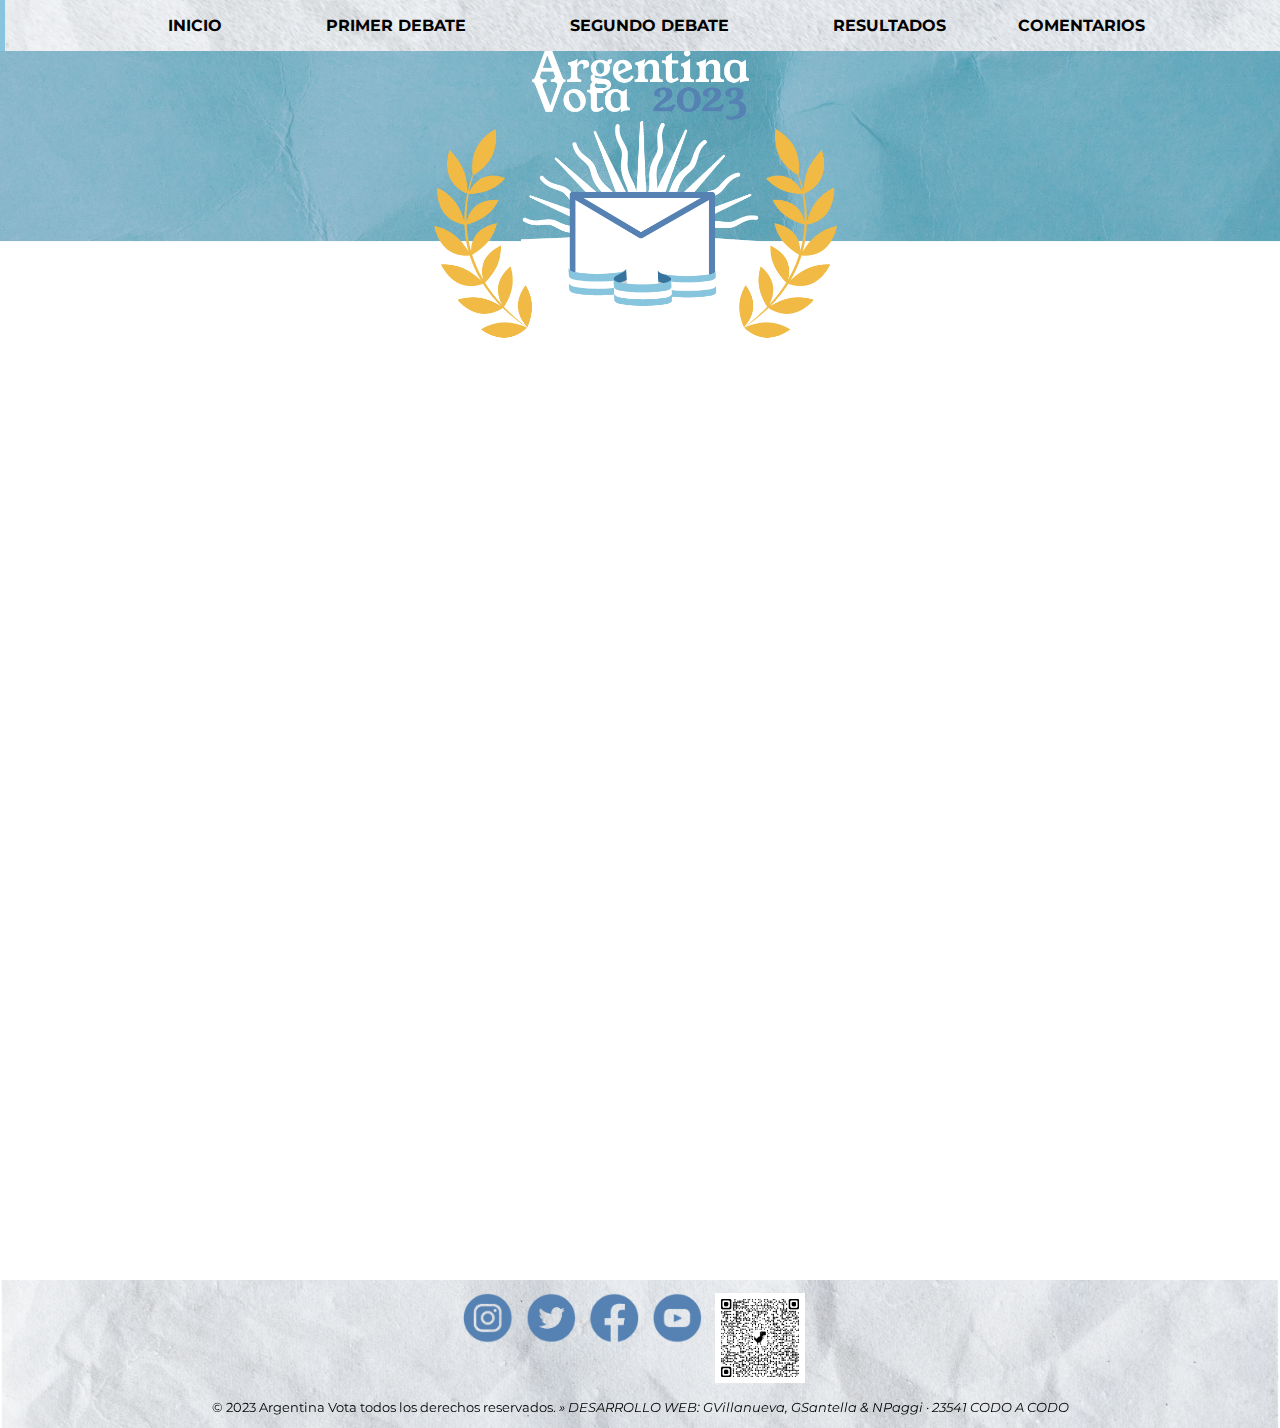
<file: RESULTADOS.html>
<!DOCTYPE html>
<html lang="es">

<head>
    <meta charset="UTF-8">
    <meta name="viewport" content="width=device-width, initial-scale=1.0">
    <link rel="stylesheet" href="Estilos.css">
    <link rel="shortcut icon" href="Favicom/BANDERA-ARG-con-blanco_Mesa-de-trabajo-1.ico" type="image/x-icon">
    <link rel="preconnect" href="https://fonts.google.com/specimen/Montserrat">
    <link href='https://unpkg.com/boxicons@2.1.4/css/boxicons.min.css' rel='stylesheet'>
    <title>Argentina Vota</title>
</head>

<body>

    <header>
        <button class="abrir-menu" id="abrir"><i class='bx bx-menu'></i></button>
        <nav class="nav" id="nav">
            <button class="cerrar-menu" id="cerrar"><i class='bx bx-x-circle'></i></button>
            <ul class="nav-list">
                <li></li><a id="LinkMenu" href="index.html"> <B>INICIO</B></a></li>
                <li></li><a id="LinkMenu" href="DEBATE.html"> <B>PRIMER DEBATE</B></a></li>
                <li></li><a id="LinkMenu" href="DEBATE 2.html"> <B>SEGUNDO DEBATE</B></a></li>
                <li></li><a id="LinkMenu" href="RESULTADOS.html"> <B>RESULTADOS</B></a></li>
                <li><a id="LinkMenu" href="usuario.html"> <B>COMENTARIOS</B></a></li>
            </ul>
        </nav>
    </header>
    <img id="Imagen-header" src="Imagenes/ARRIBA ARG VOTA.png" alt="Isologo Argentina Vota" width="100%">
    
        <!-- ESTA PAGE ESTA PENSADA PARA INTRODUCIR LA API DE LOS RESULTADOS DE LAS ELECCIONES. 
            https://resultados.gob.ar/
            https://datos.gob.ar/
                https://datos.gob.ar/apis
                https://resultados.mininterior.gob.ar/desarrollo
                https://datos.gob.ar/dataset/dine_2/archivo/dine_2.1 -->
        
        <main>
            <div class="B-RESULTADOS" id="B-RESULTADOS">
                <iframe width=100% height="700" src="https://resultados.gob.ar/" title="Resultados escrutinio" frameborder="0" ></iframe>
            </div>
        </main>
        
        <!-- INTENTO API1 
        <main>
            <div class="CONTENEDOR">
            <h2 class="Titulo-DB">CONSULTA RESULTADOS</h2>
            </div>

            <div id="resultados"></div>
            <script src="script.js"></script>
        </main>-->

       <section>
            <div class="CONTENEDOR">
            </div>
        </section>

    <footer>
        <div class="CONTENEDOR">
            <div class="contenedor-ff">

                <div class="Redes-Sociales-FF">
                    <ul>
                        <li><a href="https://www.instagram.com/infoDINE"> <img
                                    src="Imagenes\INSTAGRAM_Mesa de trabajo 1.png" alt="Icono instagam" width="50"></a>
                        </li>
                        <li><a href="https://twitter.com/infoDINE"> <img src="Imagenes\TWITTER_Mesa de trabajo 1.png"
                                    alt="Icono twitter" width="50"></a>
                        </li>
                        <li><a href="https://www.facebook.com/InfoDINE"> <img
                                    src="Imagenes\FACEBOOK_Mesa de trabajo 1.png" alt="Icono facebook" width="50"></a>
                        </li>
                        <li><a href="https://www.youtube.com/InfoDINETV"> <img
                                    src="Imagenes\YOUTUBE_Mesa de trabajo 1.png" alt="Icono youtube" width="50"></a>
                        </li>
                    </ul>

                    <ul>
                        <li><img src="Imagenes/qrcode_arg Lo que hay que saber sobre las elecciones.png"
                                alt="QR preguntas frecuentes" width="90"></li>
                    </ul>

                </div>
                <div class="Derechos-reservados">
                <p> © 2023 Argentina Vota todos los derechos reservados. <i>» DESARROLLO WEB: GVillanueva, GSantella & NPaggi · 23541 CODO A CODO</i></p>
                </div>
                </div>
        </div>
    </footer>
        <script src="main.js"></script>
    </body>
    
    </html>
</file>
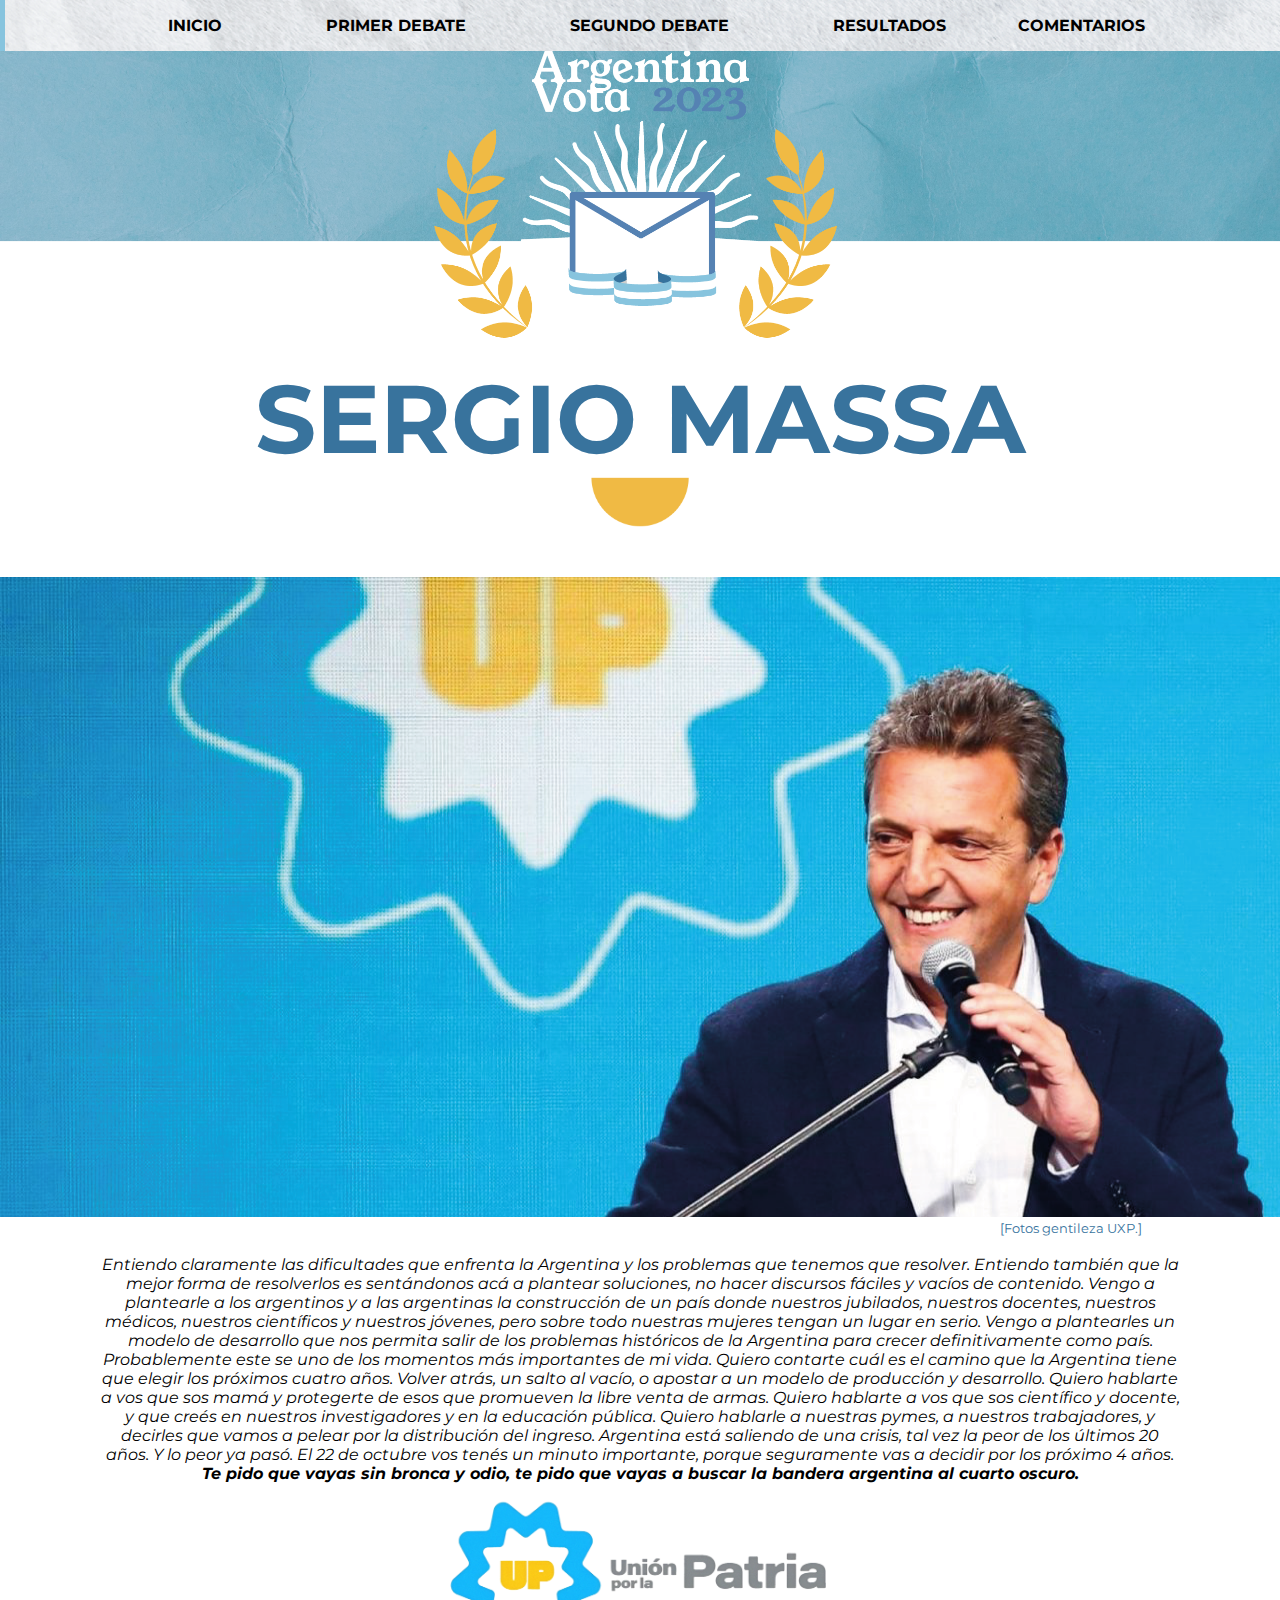
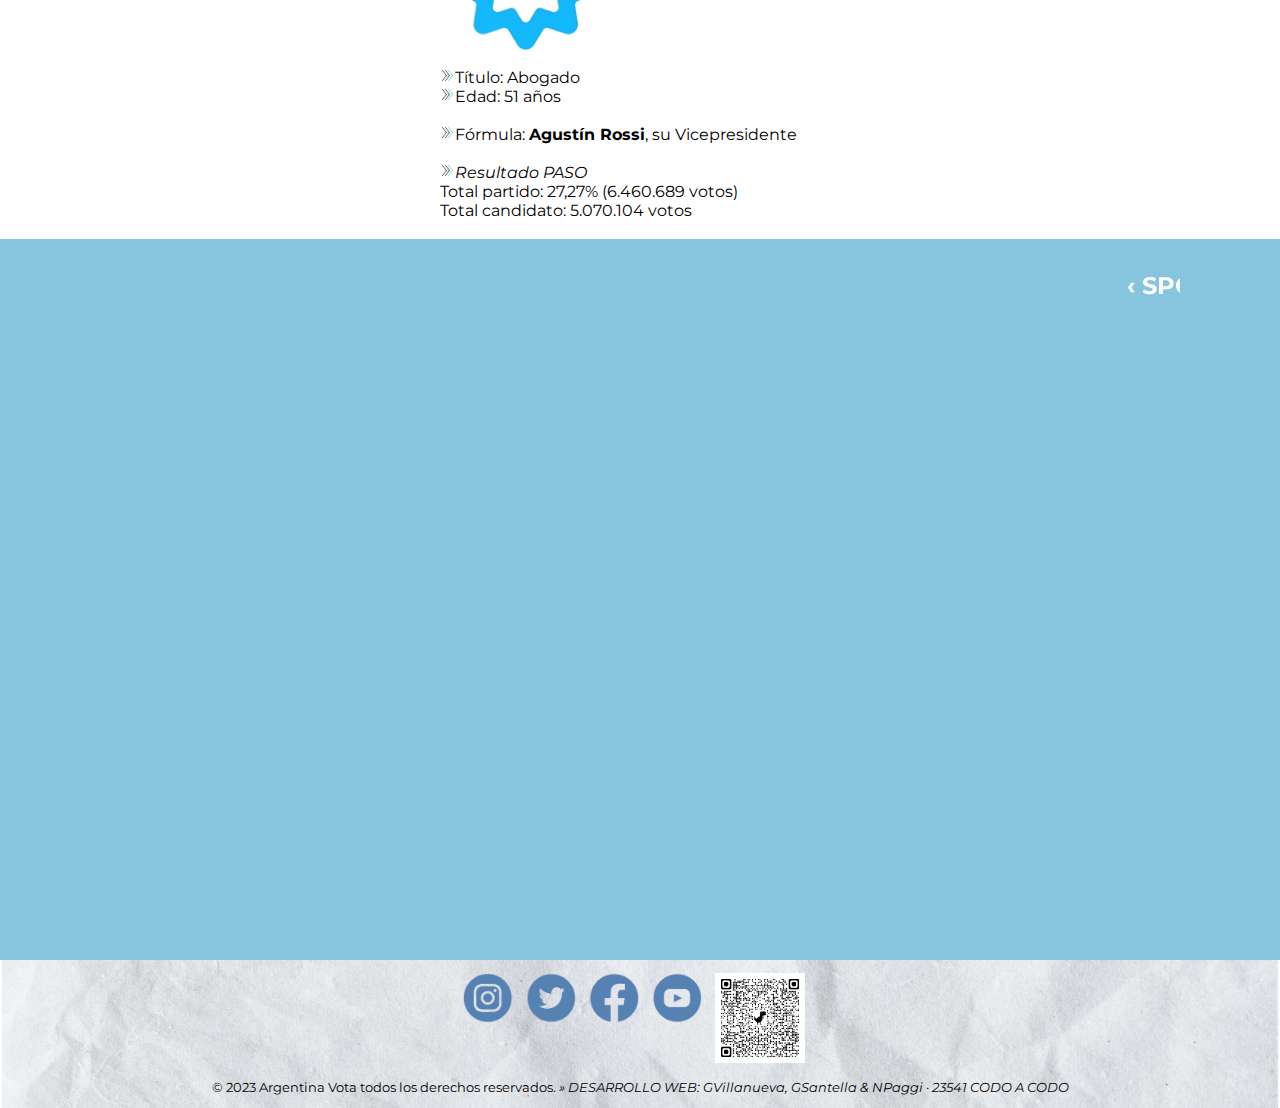
<file: Sergio Massa.html>
<!DOCTYPE html>
<html lang="es">

<head>
    <meta charset="UTF-8">
    <meta name="viewport" content="width=device-width, initial-scale=1.0">
    <link rel="stylesheet" href="Estilos.css">
    <link rel="shortcut icon" href="Favicom/BANDERA-ARG-con-blanco_Mesa-de-trabajo-1.ico" type="image/x-icon">
    <link rel="preconnect" href="https://fonts.google.com/specimen/Montserrat">
    <link href='https://unpkg.com/boxicons@2.1.4/css/boxicons.min.css' rel='stylesheet'>
    <title>Argentina Vota</title>
</head>

<body>
    <header>
        <button class="abrir-menu" id="abrir"><i class='bx bx-menu'></i></button>
        <nav class="nav" id="nav">
            <button class="cerrar-menu" id="cerrar"><i class='bx bx-x-circle'></i></button>
            <ul class="nav-list">
                <li></li><a id="LinkMenu" href="index.html"> <B>INICIO</B></a></li>
                <li></li><a id="LinkMenu" href="DEBATE.html"> <B>PRIMER DEBATE</B></a></li>
                <li></li><a id="LinkMenu" href="DEBATE 2.html"> <B>SEGUNDO DEBATE</B></a></li>
                <li></li><a id="LinkMenu" href="RESULTADOS.html"> <B>RESULTADOS</B></a></li>
                <li><a id="LinkMenu" href="usuario.html"> <B>COMENTARIOS</B></a></li>
            </ul>
        </nav>

    </header>
    <img id="Imagen-header" src="Imagenes/ARRIBA ARG VOTA.png" alt="Isologo Argentina Vota" width="100%">


    <section class="nombre-candidato">
        <div class="CONTENEDOR">
            <div class="animate__animated animate__shakeY">
                <h1 id="SM-titulo" class="SM-titulo">SERGIO MASSA</h1>
            </div>
            <div class="circulo-am">
                <img src="Imagenes/circulo-candidatos_Mesa de trabajo 1.png" width="100" height="50" alight="center"
                    alt="Circulo ilustrativo">
            </div>
        </div>
    </section>

    <section>
        <div id="slider-frame" class="slider-frame">
            <ul>
                <li><img src="Imagenes/Slider Massa (4)_Mesa de trabajo 1.png" alt="Massa carrousel 1"> </li>
                <li><img src="Imagenes/Slider Massa (3)_Mesa de trabajo 1.png" alt="Massa carrousel 2"> </li>
                <li><img src="Imagenes/Slider Massa (1)_Mesa de trabajo 1.png" alt="Massa carrousel 3"> </li>
                <li><img src="Imagenes/Slider Massa (2)_Mesa de trabajo 1.png" alt="Massa carrousel 4"> </li>
            </ul>
        </div>
        
        <div class="CONTENEDOR">
            <figcaption class="pie-foto"> [Fotos gentileza UXP.] </figcaption>
        </div>
    
    </section>

        <main>
            <div class="CONTENEDOR">
                <div class="CONT-PRES">
                    <div>
                        <section class="Presentacion">
                            <br>
                            <p><i>Entiendo claramente las dificultades que enfrenta la Argentina y los problemas que tenemos que resolver. Entiendo también que la mejor forma de resolverlos es sentándonos acá a plantear soluciones, no hacer discursos fáciles y vacíos de contenido. Vengo a plantearle a los argentinos y a las argentinas la construcción de un país donde nuestros jubilados, nuestros docentes, nuestros médicos, nuestros científicos y nuestros jóvenes, pero sobre todo nuestras mujeres tengan un lugar en serio. Vengo a plantearles un modelo de desarrollo que nos permita salir de los problemas históricos de la Argentina para crecer definitivamente como país.</i>
                            </p>

                            <p><i>Probablemente este se uno de los momentos más importantes de mi vida. Quiero contarte cuál es el camino que la Argentina tiene que elegir los próximos cuatro años. Volver atrás, un salto al vacío, o apostar a un modelo de producción y desarrollo.
                            Quiero hablarte a vos que sos mamá y protegerte de esos que promueven la libre venta de armas. Quiero hablarte a vos que sos científico y docente, y que creés en nuestros investigadores y en la educación pública. Quiero hablarle a nuestras pymes, a nuestros trabajadores, y decirles que vamos a pelear por la distribución del ingreso.
                            Argentina está saliendo de una crisis, tal vez la peor de los últimos 20 años. Y lo peor ya pasó. El 22 de octubre vos tenés un minuto importante, porque seguramente vas a decidir por los próximo 4 años. <b>Te pido que vayas sin bronca y odio, te pido que vayas a buscar la bandera argentina al cuarto oscuro.</i></b></p>

                        </section>
                    </div>

                    <section class="datos-candidato">
                        <ul>
                            <li><img class="PARTIDO" src="Imagenes/Unión_por_la_Patria_logo_completo.png" width="400" height="auto" alt="Logo Unión por la Patria"></li>
                        </ul>

                        <div class="DC-LISTA">
                            <ul>
                                <li><img id="ITEM-GF" src="Imagenes/avance-rapido.gif" alt="ITEM-GF">Título: Abogado</li>
                                <li><img id="ITEM-GF" src="Imagenes/avance-rapido.gif" alt="ITEM-GF">Edad: 51 años</li>
                                <br>
                                <li><img id="ITEM-GF" src="Imagenes/avance-rapido.gif" alt="ITEM-GF">Fórmula: <b>Agustín Rossi</b>, su Vicepresidente</li>
                                <br>
                                <li><img id="ITEM-GF" src="Imagenes/avance-rapido.gif" alt="ITEM-GF"><i>Resultado PASO</i></li>
                                <li>Total partido: 27,27% (6.460.689 votos)</li>
                                <li>Total candidato: 5.070.104 votos</li>
                            </ul>
                        </div>
                    </section>
                </div>
            </div>
        </main>
        <br>

 <aside class="SPOT">
        <div class="CONTENEDOR">
            <marquee behavior="" direction=""><h2> ‹ SPOT CAMPAÑA › </h2></marquee>
            <div class="DEB-ATE">
            <iframe width="1080" height="607.5" src="https://www.youtube.com/embed/IOh_98hZJZI?si=FmDrPsO4qF1kQwmJ"
                title="YouTube video player" frameborder="0"
                allow="accelerometer; autoplay; clipboard-write; encrypted-media; gyroscope; picture-in-picture; web-share"
                allowfullscreen></iframe>
            </div>    
        </div>
    </aside>


    <footer>
        <div class="CONTENEDOR">
            <div class="contenedor-ff">

                <div class="Redes-Sociales-FF">
                    <ul>
                        <li><a href="https://www.instagram.com/infoDINE"> <img
                                    src="Imagenes\INSTAGRAM_Mesa de trabajo 1.png" alt="Icono instagam" width="50"></a>
                        </li>
                        <li><a href="https://twitter.com/infoDINE"> <img src="Imagenes\TWITTER_Mesa de trabajo 1.png"
                                    alt="Icono twitter" width="50"></a>
                        </li>
                        <li><a href="https://www.facebook.com/InfoDINE"> <img
                                    src="Imagenes\FACEBOOK_Mesa de trabajo 1.png" alt="Icono facebook" width="50"></a>
                        </li>
                        <li><a href="https://www.youtube.com/InfoDINETV"> <img
                                    src="Imagenes\YOUTUBE_Mesa de trabajo 1.png" alt="Icono youtube" width="50"></a>
                        </li>
                    </ul>

                    <ul>
                        <li><img src="Imagenes/qrcode_arg Lo que hay que saber sobre las elecciones.png"
                                alt="QR preguntas frecuentes" width="90"></li>
                    </ul>

                </div>

                <div class="Derechos-reservados">
                <p> © 2023 Argentina Vota todos los derechos reservados. <i>» DESARROLLO WEB: GVillanueva, GSantella & NPaggi · 23541 CODO A CODO</i></p>
                </div>

                </div>
            </div>

        </div>
    </footer>
    <script src="main.js"></script>
</body>

</html>
</file>
<file: Estilos.css>
@import url('https://fonts.googleapis.com/css2?family=Montserrat:ital,wght@0,300;0,400;0,700;1,400;1,700&family=Young+Serif&display=swap');


/*
COLORES
	https://g.co/kgs/XYFgBV
	https://www.color-hex.com/

	Blanco	HEX	#FFF		#ffffff
	Negro	HEX #000		#000000
	Azul 	HEX #38739D
			R 56 - G 115 - B 157
			C 64%, M 27%, Y 0%, K 38%
	Azul Intermedio HEX #5581B3
			R 85 - G 129 - B 179
			C 53%, M 28%, Y 0%, K 30%
	Celeste HEX #87C4DE
			R 135 - G 196 - B 222
			C 39%, M 12%, Y 0%, K 13%
	Amarillo HEX #EFB943
			R 239 - G 185 - B 67
			C 0%, M 23%, Y 72%, K 6%

	[Mismos códigos de colores -Celeste, blanco & amarillo- usados para ilustrar el favicom de la bandera argentina que generaron un buen contraste.]

TIPOGRAFÍAS
	Monserrat (disponible en Google font: https://fonts.google.com/specimen/Montserrat)
	Young Serif (disponible en Google font: https://fonts.google.com/specimen/Young+Serif)

	LLAMADO> font-family: 'Montserrat', sans-serif;
	LLAMADO> font-family: 'Young Serif', serif;

*/

:root {
	/*Blanco	HEX	#FFF*/
	--bgcolor-page: #FFF;
	/*Azul 	HEX #38739D*/
	--bgcolor-1: #38739D;
	/*Azul Intermedio HEX #38739D*/
	--bgcolor-2: #5581B3;
	/*Celeste HEX #87C4DE*/
	--color-2: #87C4DE;
	/*Amarillo HEX #EFB943*/
	--color-3: #EFB943;
	/*Negro	HEX #000*/
	--text-color-1: #000;
	/*Azul 	HEX #38739D*/
	--text-color-2: #38739D;
	/*Blanco	HEX	#FFF*/
	--text-color-3: #FFF;
}

body {
	font-family: 'Montserrat', sans-serif;
	margin: 0;
}

header, main, aside, footer {
    width: 100%;
}

header {
    display: flex;
	z-index: 2;
	position: fixed;
	background-image: url(Imagenes/IMAGEN\ FOOTER\ ok_Mesa\ de\ trabajo\ 1.png);
	padding: 1rem;
    /*align-items: center;*/
    /*justify-content: center;*/
   
}


#Menu-header {
	display: flex;
	opacity: 1;
	/*place-content: space-around;*/
	justify-content: center;
	padding-top: 1em;
	padding-bottom: 1em;
	
}

#LinkMenu {
    margin: 0 20px;
    text-decoration: none;
    color: var(--text-color-1);
}

#LinkMenu:hover {
	color: var(--text-color-2);
	cursor: pointer;
	transition: all 300ms;
	scale: 1.1;
}

header #Imagen-header {
	width: 100%;
  	height: auto;
	padding-top: 1em;
}

/*Menu Hamburguesa
.bars__menu {
	width: 50px;
	height: 50px;
	cursor: pointer;
	display: none;
	margin-top: 1em;
	margin-left: 2em;
}

.bars__menu span {
	display: block;
	width: 100%;
	height: 4px;
	background: rgb(40, 187, 255);
	border-radius: 15px;
	margin-top: 8px;
	transform-origin: 0px 100%;
	transition: all 300ms;

}

.activeline1__bars-menu {
	transform: rotate(45deg) translate(-2px, 1px);
}
.activeline3__bars-menu {
	transform: rotate(-45deg) translate(-4px, 2px);
}
.activeline2__bars-menu {
	opacity: 0;
	margin-left: -30px;
} */

/* #Menu-header {
	padding-top: 1em;
	padding-bottom: 1em;
}
#LinkMenu {
	color: var(--text-color-1);
}
#LinkMenu:hover {
		
	color: #FFF;
	cursor: pointer;
} */


/* Agregado*/
* {
    margin: 0;
    padding: 0;
    box-sizing: border-box;
    font-family: 'Montserrat', sans-serif;
    text-decoration: none;
    list-style: none;
    
}

header {
    display: flex;
    align-items: center;
    justify-content: center;
    padding: 1rem;
    background-color: #87C4DE;
    
}

.nav-list {
    list-style-type: none;
    display: flex;
    gap: 2rem;
}

.nav-list li a {
    text-decoration: none;
    color: black;
}


.abrir-menu,
.cerrar-menu {
    display: none;
}
#TablaMain {
	display: flex;
	justify-content: center;
	align-items: center;
	height: 100vh; /* Esto asegura que el contenedor ocupe el 100% de la altura de la ventana */
	background-image: url('Imagenes/Papel\ Celeste.jpg');
	background-size: 140%; /* Ajusta el tamaño de la imagen para cubrir todo el contenedor */
	background-position: center center; /* Centra la imagen horizontal y verticalmente */
	background-repeat: no-repeat; /* Evita la repetición de la imagen */
	background-attachment: fixed; /* Hace que la imagen se mantenga fija mientras se hace scroll */
  }

@media screen and (max-width: 900px) {
	.Links-Candidatos ul,.Links-Candidatos2 ul{
		/* display: flex; */
		/* flex-direction: column; */
		flex-wrap: wrap;
		justify-content: center
		
	}
	.JML,.PBL,.SML,.JSL,.MBL {
		display: flex;
		align-self: center;
		
	}

	
	#SM-titulo  {
		color: var(--text-color-2);
		text-align: center;
		font-size: 2em;
		margin: 0;
		padding: 0;
	}

}


@media screen and (max-width: 550px) {
    .abrir-menu,
    .cerrar-menu {
        display: block;
        border: 0;
        font-size: 1.25rem;
        background-color: transparent;
        cursor: pointer;
    }

	header{
		justify-content: flex-end;
	}

	.Links-Candidatos ul,.Links-Candidatos2 ul{
		display: flex !important;
		flex-direction: column;
		align-content: center;
		
	}
     
    .Links-Candidatos img,.Links-Candidatos2 img{
		width: 250px;
		/* height: 200px; */
		
	}

	.PBL img{
       width: 200px;
	
	}

    .JML,.PBL,.SML,.JSL,.MBL {
		display: flex;
		/* align-self: center; */
		flex-direction: row-reverse;
		justify-content: space-between;
		/* align-content: center;
		flex-wrap: nowrap */
	}

	.Redes-Sociales-FF ul {
		display: flex;
		flex-wrap: wrap;
	}
	.MFF{
		
		visibility: hidden;
	} 

	#Citas ul{
		display: flex;
		flex-direction: column;
		align-items: center;
		
	}



    .abrir-menu {
        color: #1c1c1c;
		position: fixed;
		z-index: 1000;
		
    }

    .cerrar-menu {
        color: #1c1c1c;
		z-index: 1100;
    }

    .nav {
        opacity: 0;
        visibility: hidden;
        display: flex;
        flex-direction: column;
        align-items: end;
        gap: 1rem;
        position: fixed;
        top: 0;
        right: 0;
        bottom: 0;
        background-color: #5581B3;
        padding: 1rem;
        box-shadow: 0 0 0 100vmax rgba(77, 131, 239, 0.5);
		z-index: 1100;
    }

    .nav.visible {
        opacity: 90%;
        visibility: visible;
    }
    
    .nav-list {
        flex-direction: column;
        align-items: end;
    }

   
	.DEB-ATE {
		/* display: flex;
		align-self: center; */
		position: relative;
        padding-bottom: 56.25%; 
        padding-top: 200px; 
        height: 100%;
        overflow: hidden;
	}
   
	.DEB-ATE iframe {
		position: absolute;
        top: 0;
        left: 0;
        width: 100%;
        height: 100%;
	}
    
	
	/* .CONTENEDOR iframe{
		position: absolute;
		overflow: hidden;
	    top: 0;
        left: 0;
        width: 100%;
        height: 100%;
	} */

    .PARTIDO{
		width: 200px;
	}

    .Presentacion{
		margin: 1rem;
		padding: 1rem;
	}

	.DC-LISTA{
		margin: 1rem;
		padding: 1rem;
	}


	} 


/* fin del media Q. */




/* NO header, main, footer {
	padding-top: 1em;
	padding-bottom: 1em;
} */

/*****Transformación links a pages CANDIDATOS*****/

.JML, .PBL, .SML, .JSL, .MBL {
	cursor: pointer;
	transition: all 0.3s ease-in-out;
}
.JML:hover, .PBL:hover, .SML:hover, .JSL:hover, .MBL:hover {
	transform: scale(1.1);
	}

/**************/

#Servicios {
	background-color: var(--color-2);
	color: var(--text-color-3);
	padding-top: 1em;
	padding-bottom: 3em;
}

.boton-consulta {
	background-color: var(--bgcolor-1);
	font-family: 'Montserrat', sans-serif;
	color: var(--text-color-3);
	border: 2px solid var(--bgcolor-1);
	border-radius: 3em;
	padding: .5em 1.1em;
	display: inline-block;
	box-shadow: 0px 8px 8px 0px #c0dbe7; 
}

.boton-consulta:hover {
	color: var(--bgcolor-1);
	background-color: var(--text-color-3);
	box-shadow: 0px 8px 8px 0px var(--bgcolor-2); 
	
}

.Links-Candidatos ul, .Links-Candidatos2 ul, footer ul, #Citas ul, .FF ul, .datos-candidato ul {
	list-style-type: none;
}

.Links-Candidatos ul,.Links-Candidatos2 ul, #Citas ul, .Redes-Sociales-FF ul {
	display: flex;
	justify-content: center;
	/* place-content: space-between; */
}

/*Acomodando las fotos candidatos en el index*/
.JML {
	margin-left: 1.5em;
}
.PBL {
	margin-right: 1em;
}
.SML {
	margin-right: 5em;
}
.MBL {
	margin-right: 9em;
}
.JSL{
	margin-left: 7em;
}

/**/


/*NO .Menu-FF {
	margin-left: 50em;
	margin-top: -1em;
	position: relative
}*/

div.CONTENEDOR, div.Redes-Sociales-FF, div.Menu-FF {
	width: 100%;
	max-width: 1080px;
	margin: 0 auto;
	}

	


#Servicios div.CONTENEDOR {
	display: flex;
	flex-direction: column;
	align-items: center;
    justify-content: center;
	position: relative;
	
   	
	/*padding-top: 14em;
	padding-bottom: 14em;*/
}

/*#Servicios H2 {
	font-size: 2em;
}*/

#Servicios label {
	display: block;
	font-size: 1em;
	margin-top: 0.5em;
	margin-bottom: 0.5em;
}

#Servicios input.text, #Servicios textarea,#Servicios iframe {
	width: 100%;
	padding: 0,8em;
	margin-bottom: 1em;
	border-radius: 0.5em;
	box-sizing: border-box;
}

#Servicios input {
	cursor: pointer;
	height: 40px;
}

#Servicios div.CONTENEDOR div {
	width: 80%;
}

#Servicios iframe {
	position: relative;
	right: 0;
	margin-top: 1em;
	margin-right: 1em;
	width: 80%;
	/* height: 80%; */
}

#Servicios FORM {
	position: relative;
	right: 0;
	margin-top: 1em;
	margin-right: 1em;
	width: 80%;
	/* height: 80%; */
}




/**CANDIDATOS**/

.SM-titulo {
	color: var(--text-color-2);
	text-align: center;
	font-size: 6em;
	margin: 0;
	padding: 0;
}

div.circulo-am {
	display: flex;
	justify-content: center;
	padding: 0 auto;
	margin: 0 auto;
}

.SPOT {
	background-color: var(--color-2);
	color: var(--text-color-3);
	padding-top: 2em;
	padding-bottom: 3em;
}

main div.CONTENEDOR div.CONT-PRES {
	display: flex;
	justify-content: space-evenly;
	flex-wrap: wrap;
	justify-items: center;
}



/*#Servicios div.CONTENEDOR{
	display: flex;
	justify-content: space-evenly;
} 
div.DC-LISTA ul li:before {
	content: '';
	position: absolute;
	left: 2em;
	width: 20px;
	height: 20px;
	background-image: url(Imagenes/avance-rapido.gif);
	background-size: contain;
}*/

div.DC-LISTA #ITEM-GF {
	/*display: flex;*/
	place-content: space-between;
	/*position: absolute;*/
	left: 2em;
	width: 15px;
	height: 15px;
}

.pie-foto {
	color: var(--text-color-2);
	text-align: right;
	font-size: 0.8em;
	padding-right: 3em;
}

/**SLIDES fotos en pages CANDIDATOS**/
.slider-frame {
	width: 100%;
    height: auto;
	margin:50px auto 0;
	overflow: hidden;
}
.slider-frame ul {
	display: flex;
	padding: 0;
	width: 400%;
		animation: slide 20s infinite alternate ease-in-out;
}
.slider-frame li {
	width: 100%;
	list-style: none;
}
.slider-frame img {
	width: 100%;
}
@keyframes slide {
	0% {margin-left: 0;}
	20% {margin-left: 0;}
	
	25% {margin-left: -100%;}
	45% {margin-left: -100%;}
	
	50% {margin-left: -200%;}
	70% {margin-left: -200%;}
	
	75% {margin-left: -300%;}
	100% {margin-left: -300%;}
}
/***/

/**Pages DEBATES**/

main .Titulo-DB, p {
	text-align: center;
	animation: infinite alternate ease-in;
}

main .hashtagDB23 {
	text-decoration: none;
}

main div.DEB-ATE {
	padding-bottom: 2em;
}

.DEB-ATE {
	display: flex;
	align-self: center;
}

#Citas {
	background-color: var(--bgcolor-1);
	padding-top: 5em;
	padding-bottom: 5em;
}

#Citas li {
	/**background-color: var(--color-2);**/
	/**background-image: url(Imagenes/Papel\ Celeste.jpg);**/
	background-image: url(Imagenes/IMAGEN\ FOOTER\ ok_Mesa\ de\ trabajo\ 1.png);
	color: var(--text-color-2);
	margin: 1em;
	text-align: center;
	padding: 2em 1 em;
	padding-bottom: 1em;
	width: 80%;
	border-radius: 2em;
}

#Citas li img {
	width: 8em;
	height: 8em;
	border: 5px solid var(--bgcolor-1);
	border-radius: 50%;
	margin-top: -4.5em;
}

/***/


/**FOOTER OK**/

footer {
	position: relative;
	background-image: url(Imagenes/IMAGEN\ FOOTER\ ok_Mesa\ de\ trabajo\ 1.png);
	background-size: cover;
	background-position: center;
	text-align: left;
	width: 100%;
	height: auto;
	font-size: small;
}

#LinkMenuFF {
    text-decoration: none;
	color: var(--text-color-1);
}

#LinkMenuFF:hover {
	color: var(--text-color-2);
	cursor: pointer;
}

/*
footer{
	width: 100%;
	height: auto;
	background-color: var(--color-2);
	color: var(--text-color-1);
	font-size: small;
	text-align: center;
	}

div.contenedor-ff {
	position: relative;
	background-image: url(Imagenes/IMAGEN\ FOOTER\ ok_Mesa\ de\ trabajo\ 1.png);
	background-size: cover;
	background-position: center;
	text-align: left
	}*/

.Redes-Sociales-FF {
	display: flex;
	place-content: space-between;
	justify-content: center;
   
}
	
.Redes-Sociales-FF ul li {
	padding-right: 1em;
}
	
div.Redes-Sociales-FF {
	padding-top: 1em;
	padding-right: 2em;
	padding-left: 2em;
	flex-wrap: wrap
}

.MFF {
	margin-right: 3em;
	padding-top: 1em;
}

div.Derechos-reservados {
	font-size: small
	color (--text-color-1);
	padding-top: 1em;
	padding-bottom: 1em;
}

.animate__animated {
	--animate-duration: 3s;
	animation-iteration-count: 2;
  }

/* #CONTENEDOR-RES{
	width: 100%;
    height: auto;
	overflow: visible;
} */

/* probando responsive en b-resultados */

.B-RESULTADOS {
	display: flex;
	align-self: center;
	position: relative;
	padding-bottom: 56.25%; 
	padding-top: 200px; 
	height: 100%;
	overflow: hidden;
}

.B-RESULTADOS iframe {
	position: absolute;
	margin-left: 1em;
	margin-right: 5em;
	top: 0;
	left: 0;
	width: 100%;
	height: 100%;
}


#B-RESULTADOS {
	background-image: url(https://resultados.gob.ar/);
	background-repeat: no-repeat;
	background-attachment: fixed;
	background-size: cover;
	background-position: center;
	width: 99%;
	height: auto;
	overflow: hidden;
	padding-top: -0,5;
}


/**NO FF

div.Menu-FF {
	margin-right: auto;
	display: flex;
	justify-content: space-evenly;
}

#QR-FF {
	margin: auto;
	display: block;	
}

#IMG-FF {
	width: 100%;
  	height: auto;
}
.Redes-Sociales-FF {
	position: absolute;
	transform: translate(-50%; -50);
}

div.Derechos-reservados {
	font-size: small
	color (--text-color-1)
	padding-top: 1em;
	padding-bottom: 1em;
		text-shadow: 0 0 8px #c0dbe7;
		width: 1080px;
		margin: 0 auto;
		position: absolute;
		top: auto;
		left: auto
		transform: translate(-50%, -50%);

EX Footer {
	background-image: url(Imagenes/ABAJO\ ARG\ VOTA\ con\ qr.png);
	background-repeat: no-repeat;
	background-position: center;
	background-size: cover;
	background-color: var(--color-2); 
	}
	
*****/



/**RESPONSIVE**/

.abrir-menu, .cerrar-menu {
    display: none;
}

@media (max-width: 768px) {
	.CONTENEDOR.Links-Candidatos ul, .CONTENEDOR.Links-Candidatos2 ul {
		flex-direction: column;
	}
	header{
		display: sticky;
		z-index: 1;
	}
	#Menu-header{
		display: solid;
		flex-direction: column;
		padding: 20px;
		opacity: 1;
		visibility: visible;		
	}
	.bars__menu {

		display: block;
	}
	.bars__menu:checked ~ #Menu-header{
		opacity: 1;
		visibility: visible;
	}
}

@media only screen and (max-width: 900px) {
	.Links-Candidatos ul,.Links-Candidatos2 ul{
		/* display: flex; */
		/* flex-direction: ; */
		flex-wrap: wrap;
		justify-content: center
	}
	
	.JML,.PBL,.SML,.JSL,.MBL {
		display: flex;
		align-self: center;
		
	}
	
	#SM-titulo  {
		color: var(--text-color-2);
		text-align: center;
		font-size: 2em;
		margin: 0;
		padding: 0;
	}

}


@media only screen and (max-width: 550px) {
    .abrir-menu, .cerrar-menu {
        display: block;
        border: 0;
        font-size: 1.25rem;
        background-color: transparent;
        cursor: pointer;
    }
	
	header{
		justify-content: flex-end;
	}

	.Links-Candidatos ul,.Links-Candidatos2 ul{
		display: flex !important;
		flex-direction: column;
		align-content: center;
		
	}
     
    .Links-Candidatos img,.Links-Candidatos2 img{
		width: 250px;
		/* height: 200px; */
		
	}

	.PBL img{
       width: 200px;
	
	}

    .JML,.PBL,.SML,.JSL,.MBL {
		display: flex;
		/* align-self: center; */
		flex-direction: row-reverse;
		justify-content: space-between;
		/* align-content: center;
		flex-wrap: nowrap */
	}

	.Redes-Sociales-FF ul {
		display: flex;
		flex-wrap: wrap;
	}
	.MFF{
		
		visibility: hidden;
	} 

	#Citas ul{
		display: flex;
		flex-direction: column;
		align-items: center;
		
	}



    .abrir-menu {
        color: #1c1c1c;
		position: fixed;
		z-index: 1000;
		
    }


    .cerrar-menu {
        color: #1c1c1c;
		z-index: 1100;
    }

    .nav {
        opacity: 0;
        visibility: hidden;
        display: flex;
        flex-direction: column;
        align-items: end;
        gap: 1rem;
        position: fixed;
        top: 0;
        right: 0;
        bottom: 0;
        background-color: #5581B3;
        padding: 1rem;
        box-shadow: 0 0 0 100vmax rgba(77, 131, 239, 0.5);
		z-index: 1100;
    }

    .nav.visible {
        opacity: 90%;
        visibility: visible;
    }
    
    .nav-list {
        flex-direction: column;
        align-items: end;
    }

   
	.DEB-ATE {
		/* display: flex;
		align-self: center; */
		position: relative;
        padding-bottom: 56.25%; 
        padding-top: 200px; 
        height: 100%;
        overflow: hidden;
	}
   
	.DEB-ATE iframe {
		position: relative;
        top: 0;
        left: 0;
        width: 100%;
        height: 100%;

	}
    
	
	/* .CONTENEDOR iframe{
		position: absolute;
		overflow: hidden;
	    top: 0;
        left: 0;
        width: 100%;
        height: 100%;
	} */

    .PARTIDO{
		width: 200px;
	}

    .Presentacion{
		margin: 1rem;
		padding: 1rem;
	}

	.DC-LISTA{
		margin: 1rem;
		padding: 1rem;
	}


	} 


/* fin del media Q. */
</file>
